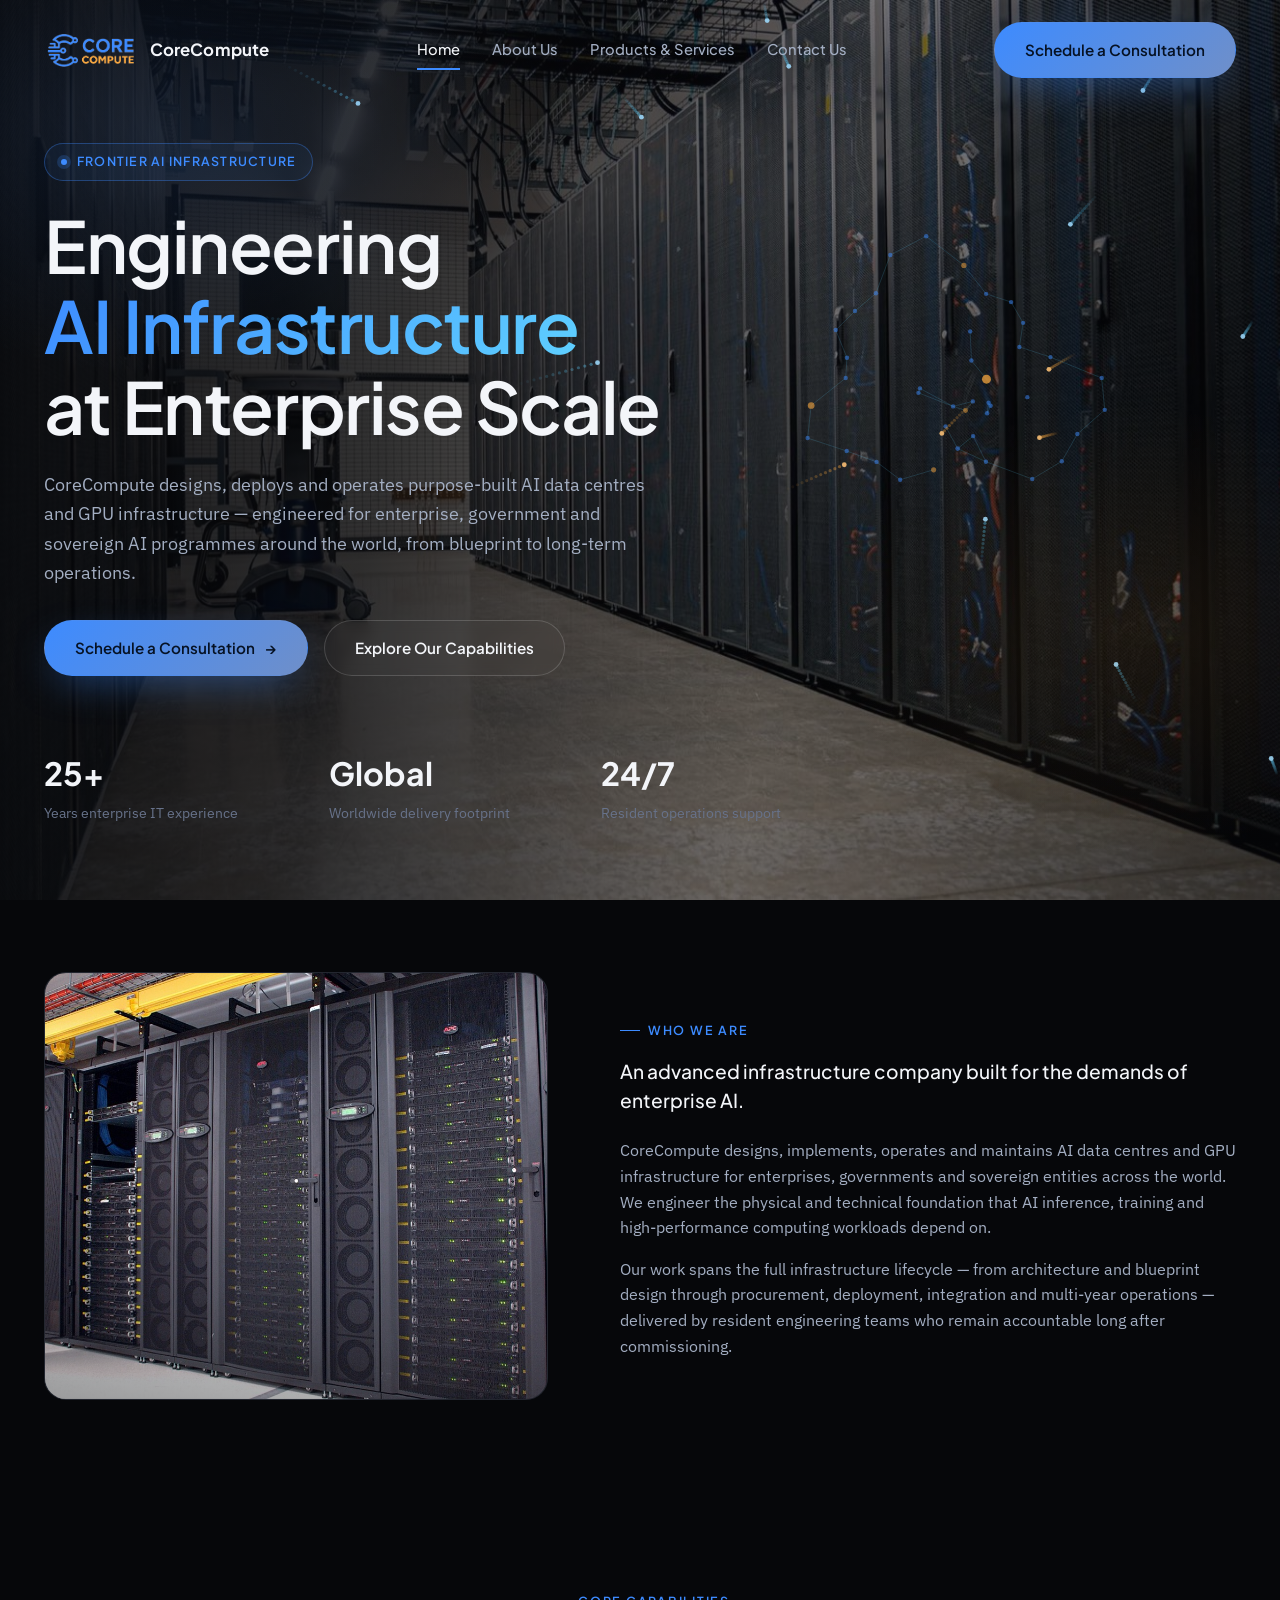
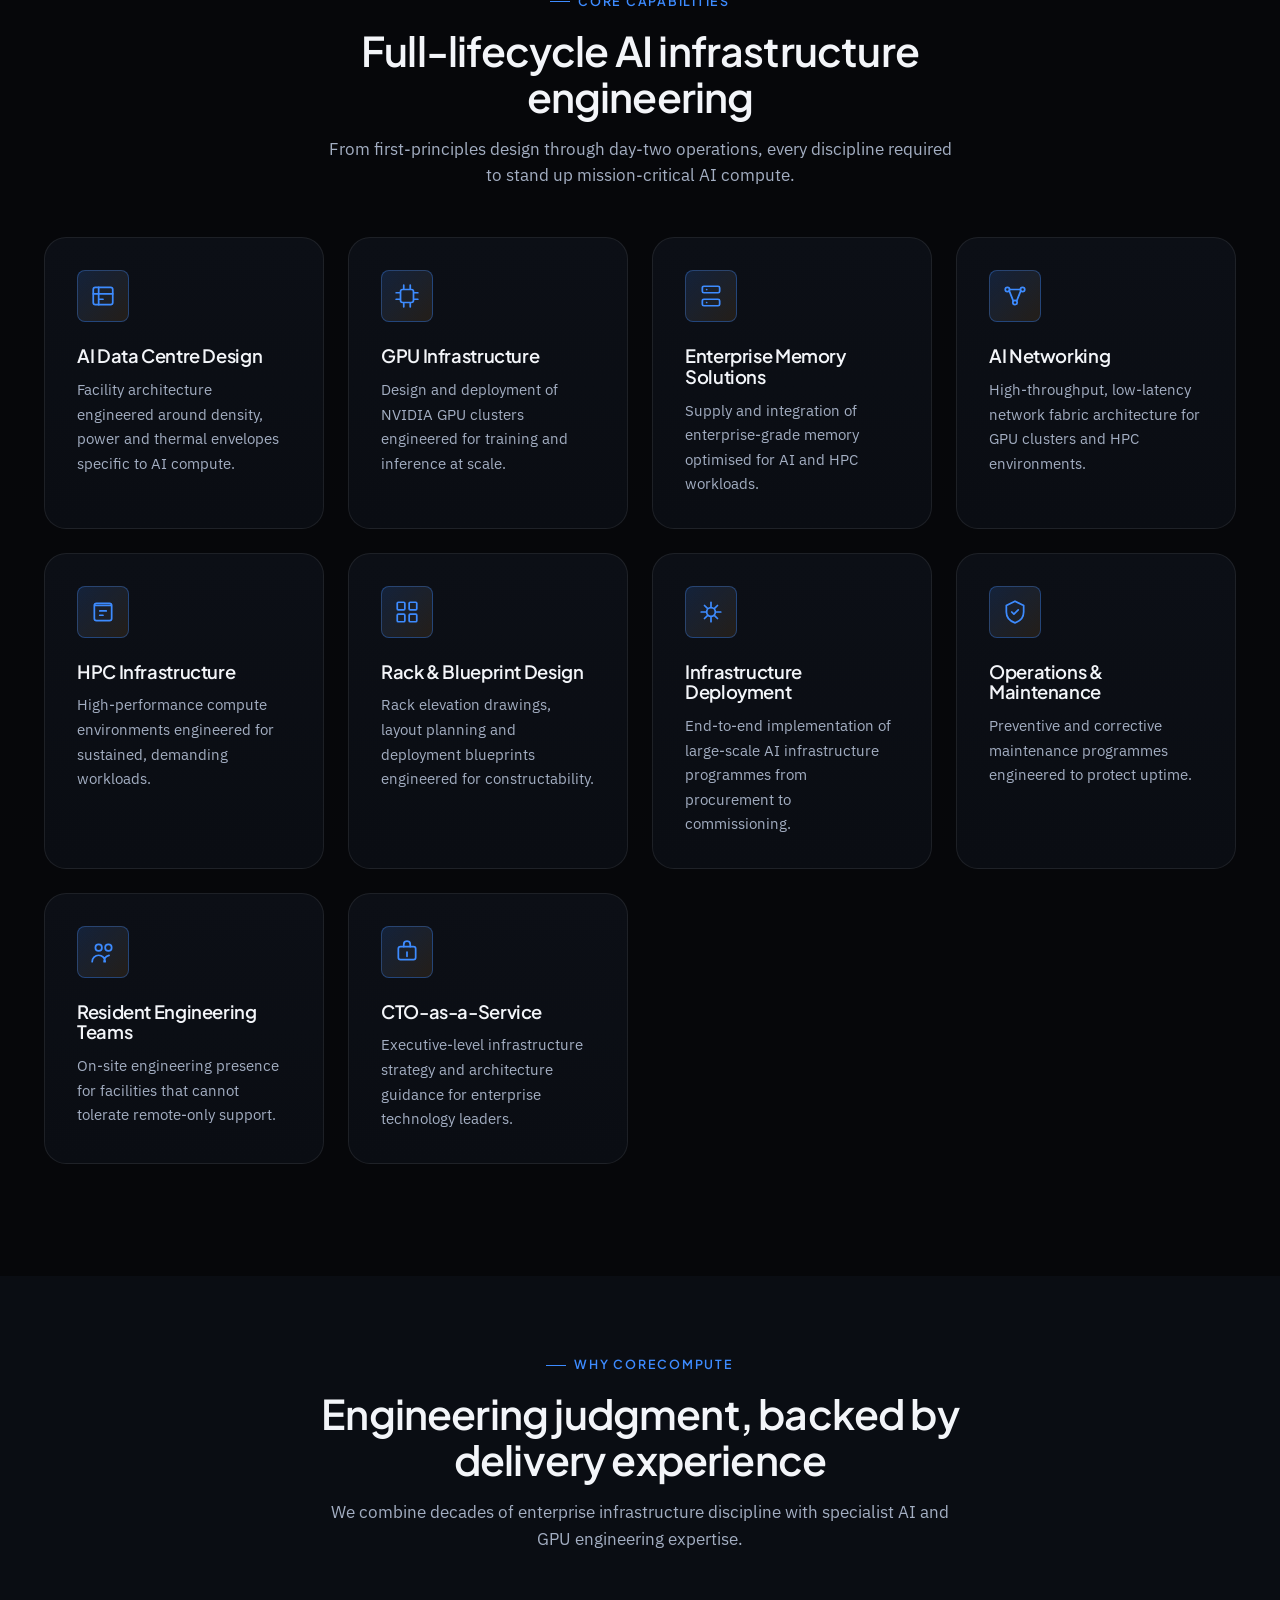
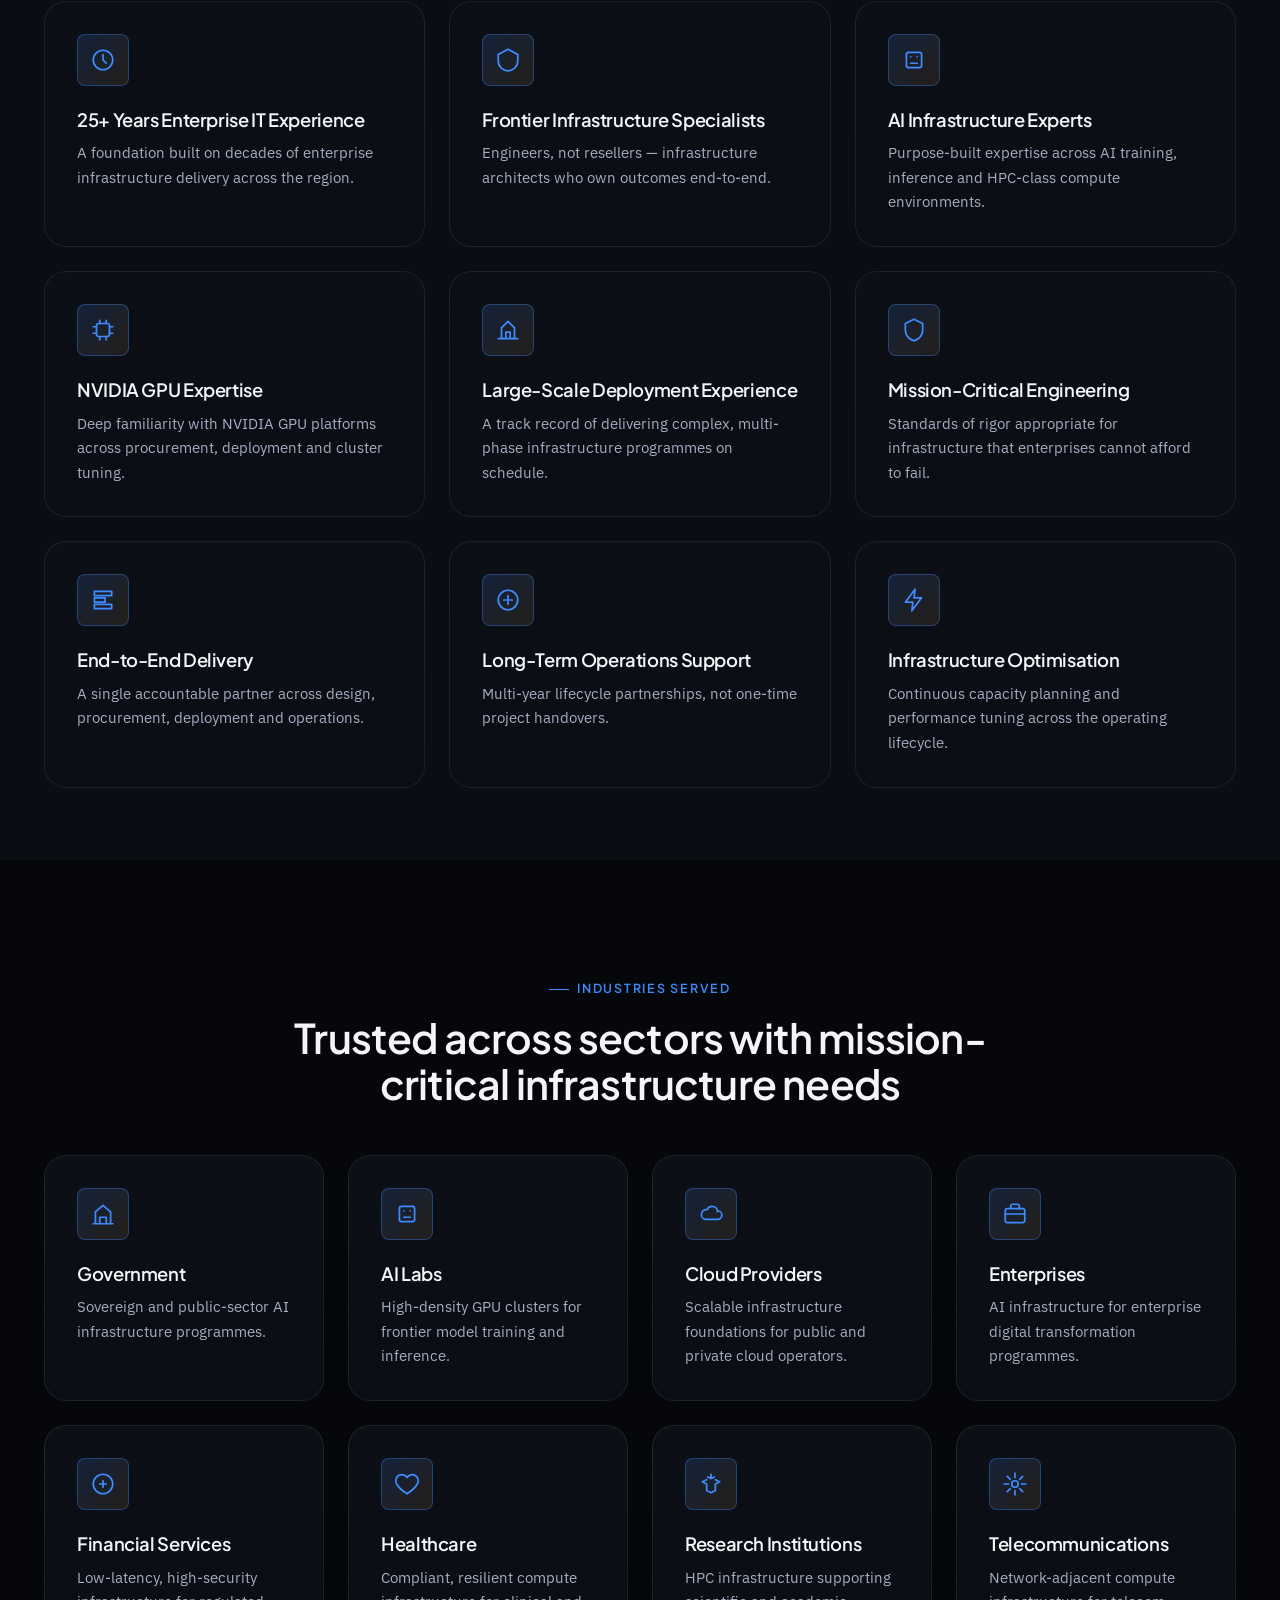
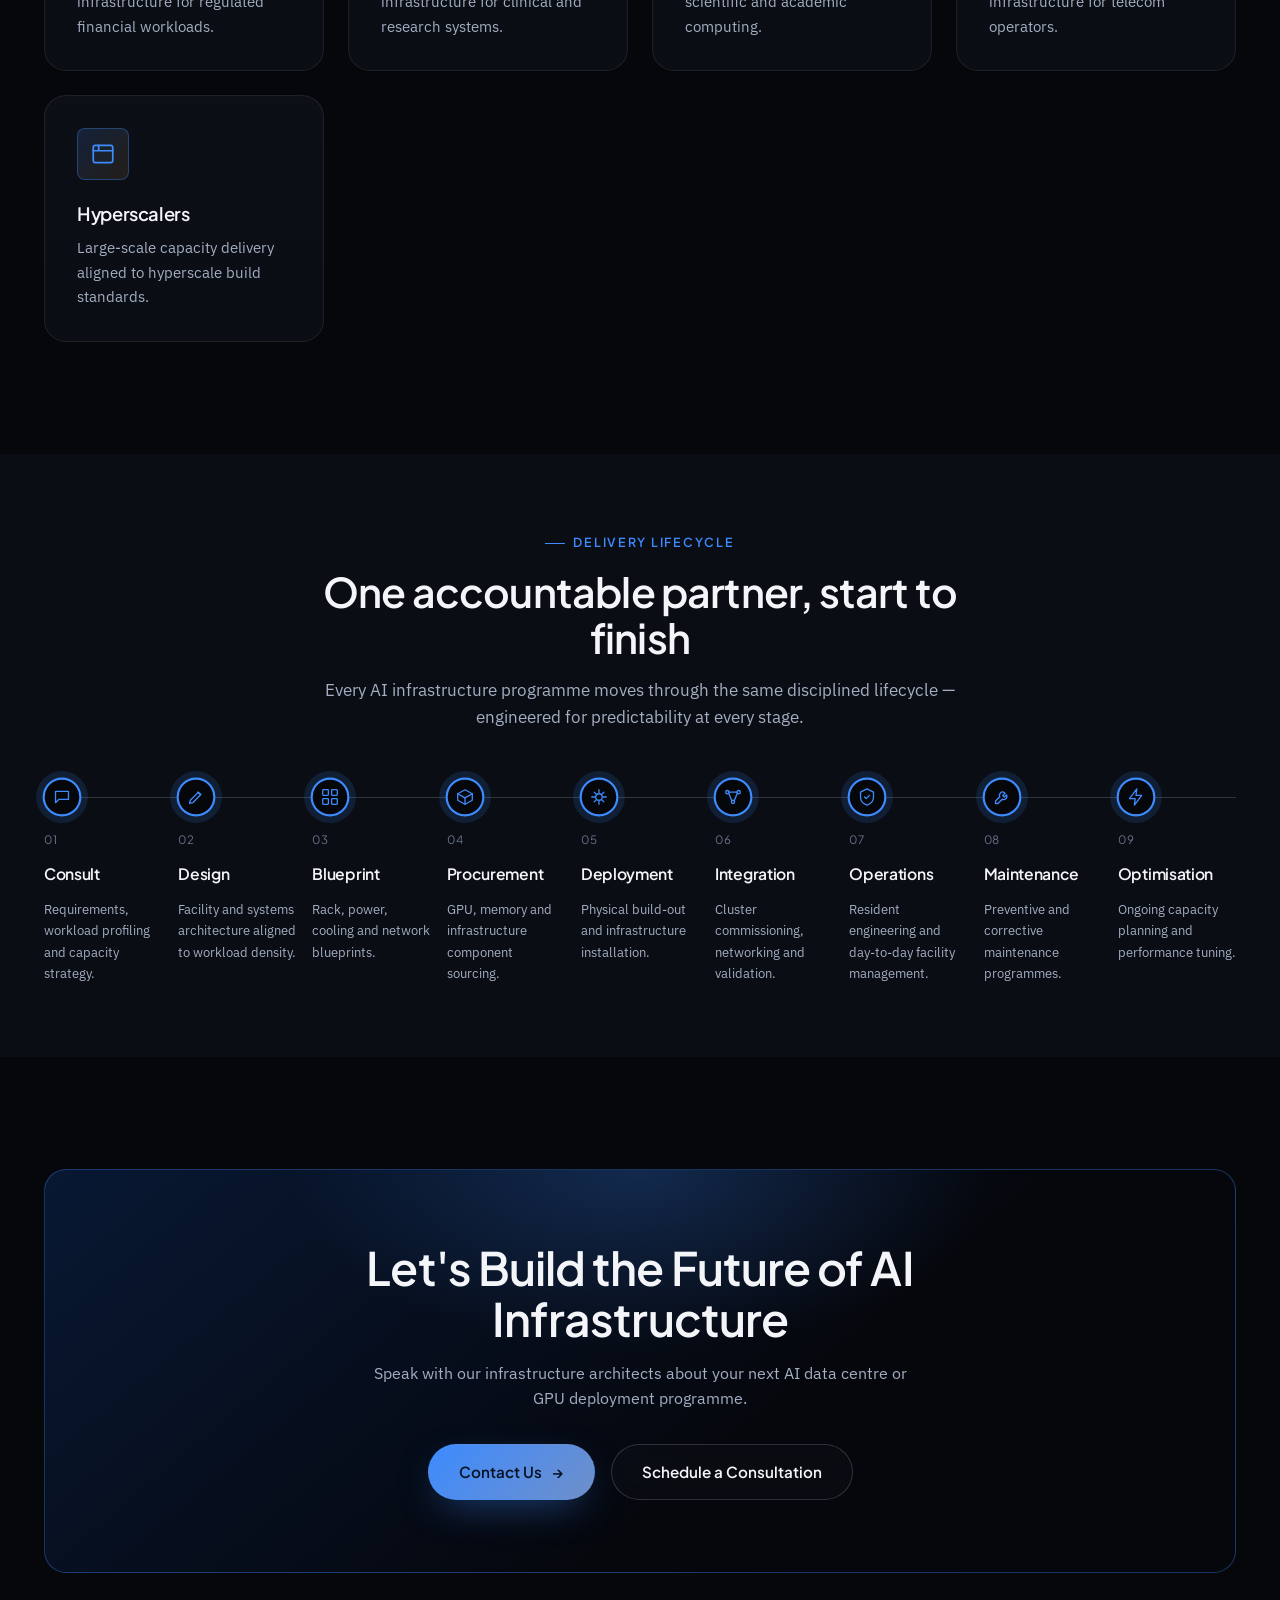
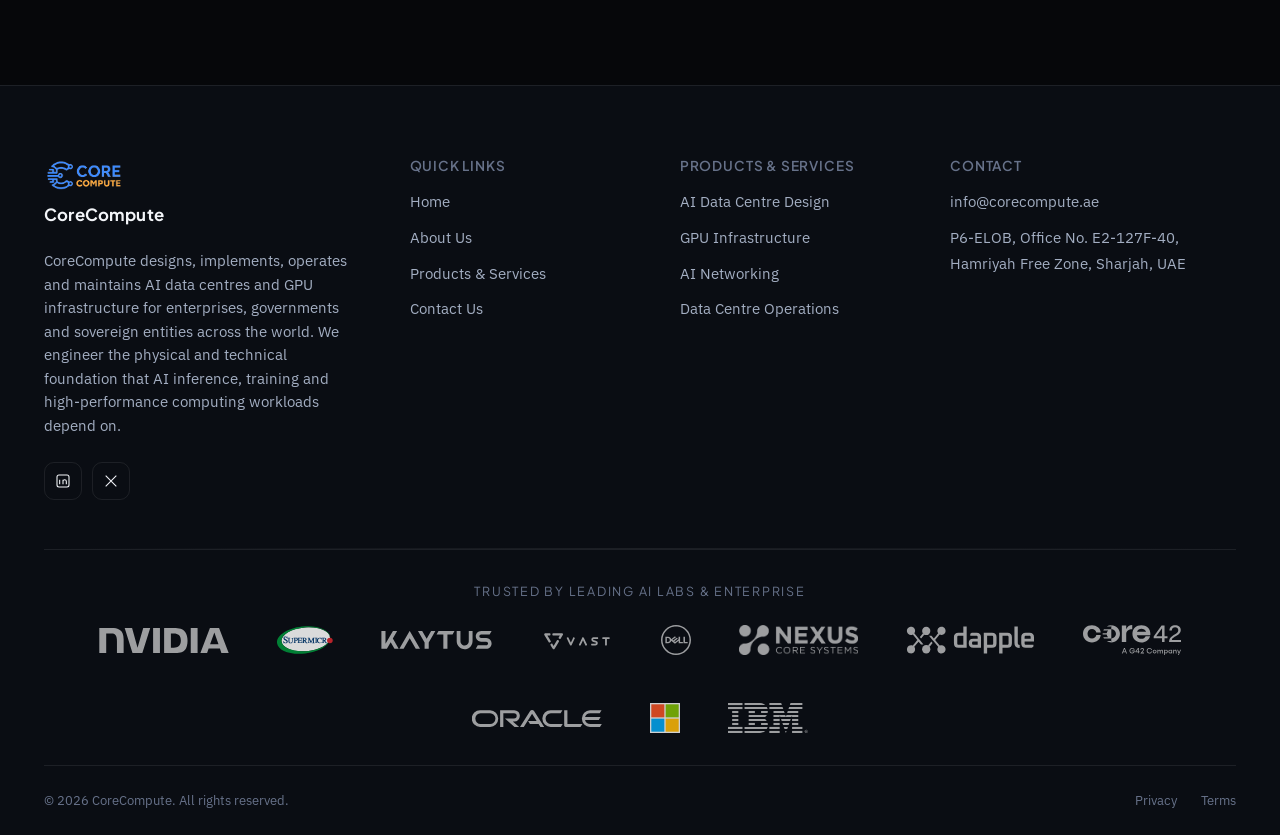
<file: index.html>
<!DOCTYPE html>
<html lang="en">
<head>
  <meta charset="UTF-8" />
  <meta name="viewport" content="width=device-width, initial-scale=1.0" />
  <title>CoreCompute | Enterprise AI Data Centre &amp; GPU Infrastructure</title>
  <meta name="description" content="CoreCompute designs, deploys and operates enterprise-scale AI data centres and GPU infrastructure — from blueprint and procurement to lifecycle operations, for governments, hyperscalers and enterprise AI programmes around the world." />
  <link rel="icon" type="image/png" href="assets/images/favicon.png" />
  <link rel="canonical" href="https://www.corecompute.example/" />

  <meta property="og:type" content="website" />
  <meta property="og:title" content="CoreCompute | Engineering AI Infrastructure at Scale" />
  <meta property="og:description" content="An advanced AI infrastructure company designing, deploying and operating enterprise AI data centres and GPU infrastructure worldwide." />
  <meta property="og:image" content="assets/images/og-image.png" />
  <meta property="og:image:width" content="1200" />
  <meta property="og:image:height" content="630" />
  <meta name="twitter:card" content="summary_large_image" />
  <meta name="twitter:image" content="assets/images/og-image.png" />

  <link rel="preconnect" href="https://fonts.googleapis.com" />
  <link rel="preconnect" href="https://fonts.gstatic.com" crossorigin />
  <link href="https://fonts.googleapis.com/css2?family=Plus+Jakarta+Sans:wght@500;600;700;800&family=IBM+Plex+Sans:wght@400;500;600&display=swap" rel="stylesheet" />
  <link rel="stylesheet" href="assets/css/style.css" />

  <script type="application/ld+json">
  {
    "@context": "https://schema.org",
    "@type": "Organization",
    "name": "CoreCompute",
    "url": "https://www.corecompute.example/",
    "logo": "assets/images/logo-icon.png",
    "description": "Advanced AI infrastructure company specializing in AI data centre design, GPU infrastructure and enterprise AI operations.",
    "address": {
      "@type": "PostalAddress",
      "streetAddress": "P6-ELOB, Office No. E2-127F-40, Hamriyah Free Zone",
      "addressLocality": "Sharjah",
      "addressCountry": "AE"
    },
    "email": "info@corecompute.ae"
  }
  </script>
</head>
<body>
  <a class="skip-link" href="#main">Skip to content</a>

  <header class="navbar">
    <div class="container">
      <a href="index.html" class="brand" aria-label="CoreCompute — home">
        <span class="brand-mark"><img src="assets/images/logo-mark.png" alt="CoreCompute" /></span>
        <span class="brand-name">CoreCompute</span>
      </a>

      <nav class="nav-links" id="nav-links">
        <a href="index.html" class="is-active">Home</a>
        <a href="about.html">About Us</a>
        <a href="services.html">Products &amp; Services</a>
        <a href="contact.html">Contact Us</a>
        <div class="nav-cta-mobile">
          <a href="contact.html" class="btn btn-primary">Schedule a Consultation</a>
        </div>
      </nav>

      <div class="nav-cta">
        <a href="contact.html" class="btn btn-primary">Schedule a Consultation</a>
      </div>

      <button class="nav-toggle" id="nav-toggle" aria-label="Toggle navigation menu" aria-expanded="false" aria-controls="nav-links">
        <svg viewBox="0 0 24 24" fill="none" stroke="currentColor" stroke-width="1.8" stroke-linecap="round"><path d="M3 6h18M3 12h18M3 18h18"/></svg>
      </button>
    </div>
  </header>

  <main id="main">

    <!-- ============================= HERO ============================= -->
    <section class="hero">
      <canvas class="hero-canvas" data-brain-flow aria-hidden="true"></canvas>
      <div class="hero-glow" aria-hidden="true"></div>
      <div class="container">
        <div class="hero-inner">
          <span class="hero-kicker"><span class="dot"></span> Frontier AI Infrastructure</span>
          <h1>
            Engineering <span class="rotator" data-rotator='["AI Infrastructure", "AI Data Centres", "GPU Clusters", "AI Inference"]'>AI Infrastructure</span><br />
            at Enterprise Scale
          </h1>
          <p class="hero-sub">
            CoreCompute designs, deploys and operates purpose-built AI data centres and GPU infrastructure — engineered for enterprise, government and sovereign AI programmes around the world, from blueprint to long-term operations.
          </p>
          <div class="hero-actions">
            <a href="contact.html" class="btn btn-primary">Schedule a Consultation <span class="btn-arrow">&rarr;</span></a>
            <a href="services.html" class="btn btn-secondary">Explore Our Capabilities</a>
          </div>
          <div class="hero-meta">
            <div class="hero-meta-item">
              <div class="num">25+</div>
              <div class="label">Years enterprise IT experience</div>
            </div>
            <div class="hero-meta-item">
              <div class="num">Global</div>
              <div class="label">Worldwide delivery footprint</div>
            </div>
            <div class="hero-meta-item">
              <div class="num">24/7</div>
              <div class="label">Resident operations support</div>
            </div>
          </div>
        </div>
      </div>
    </section>

    <!-- ========================= COMPANY OVERVIEW ========================= -->
    <section class="section section-tight">
      <div class="container">
        <div class="overview">
          <div class="overview-visual" data-reveal>
            <img src="assets/images/photo-gpu-cluster.jpg" alt="High-density GPU compute cluster with integrated rack cooling infrastructure" loading="lazy" />
          </div>
          <div class="overview-copy" data-reveal>
            <span class="eyebrow">Who We Are</span>
            <p class="lede">An advanced infrastructure company built for the demands of enterprise AI.</p>
            <p>CoreCompute designs, implements, operates and maintains AI data centres and GPU infrastructure for enterprises, governments and sovereign entities across the world. We engineer the physical and technical foundation that AI inference, training and high-performance computing workloads depend on.</p>
            <p>Our work spans the full infrastructure lifecycle — from architecture and blueprint design through procurement, deployment, integration and multi-year operations — delivered by resident engineering teams who remain accountable long after commissioning.</p>
          </div>
        </div>
      </div>
    </section>

    <!-- ========================= CORE CAPABILITIES ========================= -->
    <section class="section" id="capabilities">
      <div class="container">
        <div class="section-header center" data-reveal>
          <span class="eyebrow">Core Capabilities</span>
          <h2>Full-lifecycle AI infrastructure engineering</h2>
          <p>From first-principles design through day-two operations, every discipline required to stand up mission-critical AI compute.</p>
        </div>

        <div class="grid grid-4" data-reveal-group>

          <div class="card">
            <div class="card-icon">
              <svg viewBox="0 0 24 24" fill="none" stroke="currentColor" stroke-width="1.6" stroke-linecap="round" stroke-linejoin="round"><rect x="3" y="4" width="18" height="16" rx="2"/><path d="M3 10h18M8 4v16M8 15h4"/></svg>
            </div>
            <h3>AI Data Centre Design</h3>
            <p>Facility architecture engineered around density, power and thermal envelopes specific to AI compute.</p>
          </div>

          <div class="card">
            <div class="card-icon">
              <svg viewBox="0 0 24 24" fill="none" stroke="currentColor" stroke-width="1.6" stroke-linecap="round" stroke-linejoin="round"><rect x="6" y="6" width="12" height="12" rx="2"/><path d="M9 2v3M15 2v3M9 19v3M15 19v3M2 9h3M2 15h3M19 9h3M19 15h3"/></svg>
            </div>
            <h3>GPU Infrastructure</h3>
            <p>Design and deployment of NVIDIA GPU clusters engineered for training and inference at scale.</p>
          </div>

          <div class="card">
            <div class="card-icon">
              <svg viewBox="0 0 24 24" fill="none" stroke="currentColor" stroke-width="1.6" stroke-linecap="round" stroke-linejoin="round"><rect x="4" y="3" width="16" height="6" rx="1.5"/><rect x="4" y="15" width="16" height="6" rx="1.5"/><circle cx="8" cy="6" r="0.8" fill="currentColor" stroke="none"/><circle cx="8" cy="18" r="0.8" fill="currentColor" stroke="none"/></svg>
            </div>
            <h3>Enterprise Memory Solutions</h3>
            <p>Supply and integration of enterprise-grade memory optimised for AI and HPC workloads.</p>
          </div>

          <div class="card">
            <div class="card-icon">
              <svg viewBox="0 0 24 24" fill="none" stroke="currentColor" stroke-width="1.6" stroke-linecap="round" stroke-linejoin="round"><circle cx="5" cy="6" r="2"/><circle cx="19" cy="6" r="2"/><circle cx="12" cy="18" r="2"/><path d="M6.7 7.3 10.5 16.7M17.3 7.3 13.5 16.7M7 6h10"/></svg>
            </div>
            <h3>AI Networking</h3>
            <p>High-throughput, low-latency network fabric architecture for GPU clusters and HPC environments.</p>
          </div>

          <div class="card">
            <div class="card-icon">
              <svg viewBox="0 0 24 24" fill="none" stroke="currentColor" stroke-width="1.6" stroke-linecap="round" stroke-linejoin="round"><path d="M4 6h16M4 6a2 2 0 0 1 2-2h12a2 2 0 0 1 2 2M4 6v12a2 2 0 0 0 2 2h12a2 2 0 0 0 2-2V6M9 11h6M9 15h3"/></svg>
            </div>
            <h3>HPC Infrastructure</h3>
            <p>High-performance compute environments engineered for sustained, demanding workloads.</p>
          </div>

          <div class="card">
            <div class="card-icon">
              <svg viewBox="0 0 24 24" fill="none" stroke="currentColor" stroke-width="1.6" stroke-linecap="round" stroke-linejoin="round"><rect x="3" y="3" width="7" height="7" rx="1"/><rect x="14" y="3" width="7" height="7" rx="1"/><rect x="3" y="14" width="7" height="7" rx="1"/><rect x="14" y="14" width="7" height="7" rx="1"/></svg>
            </div>
            <h3>Rack &amp; Blueprint Design</h3>
            <p>Rack elevation drawings, layout planning and deployment blueprints engineered for constructability.</p>
          </div>

          <div class="card">
            <div class="card-icon">
              <svg viewBox="0 0 24 24" fill="none" stroke="currentColor" stroke-width="1.6" stroke-linecap="round" stroke-linejoin="round"><path d="M12 3v4M12 17v4M3 12h4M17 12h4M6 6l2.5 2.5M15.5 15.5 18 18M18 6l-2.5 2.5M8.5 15.5 6 18"/><circle cx="12" cy="12" r="4"/></svg>
            </div>
            <h3>Infrastructure Deployment</h3>
            <p>End-to-end implementation of large-scale AI infrastructure programmes from procurement to commissioning.</p>
          </div>

          <div class="card">
            <div class="card-icon">
              <svg viewBox="0 0 24 24" fill="none" stroke="currentColor" stroke-width="1.6" stroke-linecap="round" stroke-linejoin="round"><path d="M12 2 4 6v6c0 5 3.5 8.5 8 10 4.5-1.5 8-5 8-10V6l-8-4Z"/><path d="m9 12 2 2 4-4"/></svg>
            </div>
            <h3>Operations &amp; Maintenance</h3>
            <p>Preventive and corrective maintenance programmes engineered to protect uptime.</p>
          </div>

          <div class="card">
            <div class="card-icon">
              <svg viewBox="0 0 24 24" fill="none" stroke="currentColor" stroke-width="1.6" stroke-linecap="round" stroke-linejoin="round"><circle cx="8" cy="8" r="3"/><circle cx="17" cy="8" r="3"/><path d="M2 21c0-3.3 2.7-6 6-6s6 2.7 6 6M13 21c0-2.8 2-5.2 4.6-5.8"/></svg>
            </div>
            <h3>Resident Engineering Teams</h3>
            <p>On-site engineering presence for facilities that cannot tolerate remote-only support.</p>
          </div>

          <div class="card">
            <div class="card-icon">
              <svg viewBox="0 0 24 24" fill="none" stroke="currentColor" stroke-width="1.6" stroke-linecap="round" stroke-linejoin="round"><rect x="4" y="7" width="16" height="12" rx="2"/><path d="M9 7V5a3 3 0 0 1 6 0v2M12 12v4"/></svg>
            </div>
            <h3>CTO-as-a-Service</h3>
            <p>Executive-level infrastructure strategy and architecture guidance for enterprise technology leaders.</p>
          </div>

        </div>
      </div>
    </section>

    <!-- ========================= WHY CORECOMPUTE ========================= -->
    <section class="section section-tight" style="background: var(--bg-raised);">
      <div class="container">
        <div class="section-header center" data-reveal>
          <span class="eyebrow">Why CoreCompute</span>
          <h2>Engineering judgment, backed by delivery experience</h2>
          <p>We combine decades of enterprise infrastructure discipline with specialist AI and GPU engineering expertise.</p>
        </div>

        <div class="grid grid-3" data-reveal-group>
          <div class="card">
            <div class="card-icon"><svg viewBox="0 0 24 24" fill="none" stroke="currentColor" stroke-width="1.6" stroke-linecap="round" stroke-linejoin="round"><circle cx="12" cy="12" r="9"/><path d="M12 7v5l3 3"/></svg></div>
            <h3>25+ Years Enterprise IT Experience</h3>
            <p>A foundation built on decades of enterprise infrastructure delivery across the region.</p>
          </div>
          <div class="card">
            <div class="card-icon"><svg viewBox="0 0 24 24" fill="none" stroke="currentColor" stroke-width="1.6" stroke-linecap="round" stroke-linejoin="round"><path d="M12 2 3 7v6c0 5 4 8.5 9 9 5-.5 9-4 9-9V7l-9-5Z"/></svg></div>
            <h3>Frontier Infrastructure Specialists</h3>
            <p>Engineers, not resellers — infrastructure architects who own outcomes end-to-end.</p>
          </div>
          <div class="card">
            <div class="card-icon"><svg viewBox="0 0 24 24" fill="none" stroke="currentColor" stroke-width="1.6" stroke-linecap="round" stroke-linejoin="round"><rect x="5" y="5" width="14" height="14" rx="2"/><path d="M9 9h.01M15 9h.01M9 15h6"/></svg></div>
            <h3>AI Infrastructure Experts</h3>
            <p>Purpose-built expertise across AI training, inference and HPC-class compute environments.</p>
          </div>
          <div class="card">
            <div class="card-icon"><svg viewBox="0 0 24 24" fill="none" stroke="currentColor" stroke-width="1.6" stroke-linecap="round" stroke-linejoin="round"><rect x="6" y="6" width="12" height="12" rx="2"/><path d="M9 3v3M15 3v3M9 18v3M15 18v3M3 9h3M3 15h3M18 9h3M18 15h3"/></svg></div>
            <h3>NVIDIA GPU Expertise</h3>
            <p>Deep familiarity with NVIDIA GPU platforms across procurement, deployment and cluster tuning.</p>
          </div>
          <div class="card">
            <div class="card-icon"><svg viewBox="0 0 24 24" fill="none" stroke="currentColor" stroke-width="1.6" stroke-linecap="round" stroke-linejoin="round"><path d="M3 20h18M6 20V10l6-6 6 6v10M10 20v-6h4v6"/></svg></div>
            <h3>Large-Scale Deployment Experience</h3>
            <p>A track record of delivering complex, multi-phase infrastructure programmes on schedule.</p>
          </div>
          <div class="card">
            <div class="card-icon"><svg viewBox="0 0 24 24" fill="none" stroke="currentColor" stroke-width="1.6" stroke-linecap="round" stroke-linejoin="round"><path d="M12 2 4 6v6c0 5 3.5 8.5 8 10 4.5-1.5 8-5 8-10V6l-8-4Z"/></svg></div>
            <h3>Mission-Critical Engineering</h3>
            <p>Standards of rigor appropriate for infrastructure that enterprises cannot afford to fail.</p>
          </div>
          <div class="card">
            <div class="card-icon"><svg viewBox="0 0 24 24" fill="none" stroke="currentColor" stroke-width="1.6" stroke-linecap="round" stroke-linejoin="round"><path d="M4 4h16v4H4zM4 10h10v4H4zM4 16h16v4H4z"/></svg></div>
            <h3>End-to-End Delivery</h3>
            <p>A single accountable partner across design, procurement, deployment and operations.</p>
          </div>
          <div class="card">
            <div class="card-icon"><svg viewBox="0 0 24 24" fill="none" stroke="currentColor" stroke-width="1.6" stroke-linecap="round" stroke-linejoin="round"><circle cx="12" cy="12" r="9"/><path d="M8 12h8M12 8v8"/></svg></div>
            <h3>Long-Term Operations Support</h3>
            <p>Multi-year lifecycle partnerships, not one-time project handovers.</p>
          </div>
          <div class="card">
            <div class="card-icon"><svg viewBox="0 0 24 24" fill="none" stroke="currentColor" stroke-width="1.6" stroke-linecap="round" stroke-linejoin="round"><path d="M13 2 4 14h7l-1 8 9-12h-7l1-8Z"/></svg></div>
            <h3>Infrastructure Optimisation</h3>
            <p>Continuous capacity planning and performance tuning across the operating lifecycle.</p>
          </div>
        </div>
      </div>
    </section>

    <!-- ========================= INDUSTRIES SERVED ========================= -->
    <section class="section">
      <div class="container">
        <div class="section-header center" data-reveal>
          <span class="eyebrow">Industries Served</span>
          <h2>Trusted across sectors with mission-critical infrastructure needs</h2>
        </div>

        <div class="grid grid-4" data-reveal-group>
          <div class="card">
            <div class="card-icon"><svg viewBox="0 0 24 24" fill="none" stroke="currentColor" stroke-width="1.6" stroke-linecap="round" stroke-linejoin="round"><path d="M3 21h18M5 21V10l7-6 7 6v11M9 21v-6h6v6"/></svg></div>
            <h3>Government</h3>
            <p>Sovereign and public-sector AI infrastructure programmes.</p>
          </div>
          <div class="card">
            <div class="card-icon"><svg viewBox="0 0 24 24" fill="none" stroke="currentColor" stroke-width="1.6" stroke-linecap="round" stroke-linejoin="round"><rect x="5" y="5" width="14" height="14" rx="2"/><path d="M9 9h.01M15 9h.01M9 15h6"/></svg></div>
            <h3>AI Labs</h3>
            <p>High-density GPU clusters for frontier model training and inference.</p>
          </div>
          <div class="card">
            <div class="card-icon"><svg viewBox="0 0 24 24" fill="none" stroke="currentColor" stroke-width="1.6" stroke-linecap="round" stroke-linejoin="round"><path d="M18 10a5 5 0 0 0-9.6-2A4.5 4.5 0 0 0 7 17h11a4 4 0 0 0 0-8 5 5 0 0 0 0 1Z"/></svg></div>
            <h3>Cloud Providers</h3>
            <p>Scalable infrastructure foundations for public and private cloud operators.</p>
          </div>
          <div class="card">
            <div class="card-icon"><svg viewBox="0 0 24 24" fill="none" stroke="currentColor" stroke-width="1.6" stroke-linecap="round" stroke-linejoin="round"><rect x="3" y="7" width="18" height="13" rx="2"/><path d="M8 7V5a2 2 0 0 1 2-2h4a2 2 0 0 1 2 2v2M3 12h18"/></svg></div>
            <h3>Enterprises</h3>
            <p>AI infrastructure for enterprise digital transformation programmes.</p>
          </div>
          <div class="card">
            <div class="card-icon"><svg viewBox="0 0 24 24" fill="none" stroke="currentColor" stroke-width="1.6" stroke-linecap="round" stroke-linejoin="round"><circle cx="12" cy="12" r="9"/><path d="M9 12h6M12 9v6"/></svg></div>
            <h3>Financial Services</h3>
            <p>Low-latency, high-security infrastructure for regulated financial workloads.</p>
          </div>
          <div class="card">
            <div class="card-icon"><svg viewBox="0 0 24 24" fill="none" stroke="currentColor" stroke-width="1.6" stroke-linecap="round" stroke-linejoin="round"><path d="M12 21s-7-4.35-9.5-9A5.5 5.5 0 0 1 12 6a5.5 5.5 0 0 1 9.5 6c-2.5 4.65-9.5 9-9.5 9Z"/></svg></div>
            <h3>Healthcare</h3>
            <p>Compliant, resilient compute infrastructure for clinical and research systems.</p>
          </div>
          <div class="card">
            <div class="card-icon"><svg viewBox="0 0 24 24" fill="none" stroke="currentColor" stroke-width="1.6" stroke-linecap="round" stroke-linejoin="round"><path d="M12 3v4M9 5.5 12 7l3-1.5M4 10l4 2M4 10l4-2M20 10l-4 2M20 10l-4-2M8 12v6l4 2 4-2v-6"/></svg></div>
            <h3>Research Institutions</h3>
            <p>HPC infrastructure supporting scientific and academic computing.</p>
          </div>
          <div class="card">
            <div class="card-icon"><svg viewBox="0 0 24 24" fill="none" stroke="currentColor" stroke-width="1.6" stroke-linecap="round" stroke-linejoin="round"><path d="M12 2v4M12 18v4M4.9 4.9l2.8 2.8M16.3 16.3l2.8 2.8M2 12h4M18 12h4M4.9 19.1l2.8-2.8M16.3 7.7l2.8-2.8"/><circle cx="12" cy="12" r="3"/></svg></div>
            <h3>Telecommunications</h3>
            <p>Network-adjacent compute infrastructure for telecom operators.</p>
          </div>
          <div class="card">
            <div class="card-icon"><svg viewBox="0 0 24 24" fill="none" stroke="currentColor" stroke-width="1.6" stroke-linecap="round" stroke-linejoin="round"><rect x="3" y="4" width="18" height="16" rx="2"/><path d="M3 9h18M8 4v5"/></svg></div>
            <h3>Hyperscalers</h3>
            <p>Large-scale capacity delivery aligned to hyperscale build standards.</p>
          </div>
        </div>
      </div>
    </section>

    <!-- ========================= DELIVERY PROCESS ========================= -->
    <section class="section section-tight" style="background: var(--bg-raised);">
      <div class="container">
        <div class="section-header center" data-reveal>
          <span class="eyebrow">Delivery Lifecycle</span>
          <h2>One accountable partner, start to finish</h2>
          <p>Every AI infrastructure programme moves through the same disciplined lifecycle — engineered for predictability at every stage.</p>
        </div>

        <div class="timeline">
          <div class="timeline-step"><span class="step-icon"><svg viewBox="0 0 24 24" fill="none" stroke="currentColor" stroke-width="1.6" stroke-linecap="round" stroke-linejoin="round"><path d="M4 5h16v10H8l-4 4V5Z"/></svg></span><span class="step-index">01</span><h4>Consult</h4><p>Requirements, workload profiling and capacity strategy.</p></div>
          <div class="timeline-step"><span class="step-icon"><svg viewBox="0 0 24 24" fill="none" stroke="currentColor" stroke-width="1.6" stroke-linecap="round" stroke-linejoin="round"><path d="m4 20 4-1 10-10-3-3L5 16l-1 4Z"/><path d="m14 6 3 3"/></svg></span><span class="step-index">02</span><h4>Design</h4><p>Facility and systems architecture aligned to workload density.</p></div>
          <div class="timeline-step"><span class="step-icon"><svg viewBox="0 0 24 24" fill="none" stroke="currentColor" stroke-width="1.6" stroke-linecap="round" stroke-linejoin="round"><rect x="3" y="3" width="7" height="7" rx="1"/><rect x="14" y="3" width="7" height="7" rx="1"/><rect x="3" y="14" width="7" height="7" rx="1"/><rect x="14" y="14" width="7" height="7" rx="1"/></svg></span><span class="step-index">03</span><h4>Blueprint</h4><p>Rack, power, cooling and network blueprints.</p></div>
          <div class="timeline-step"><span class="step-icon"><svg viewBox="0 0 24 24" fill="none" stroke="currentColor" stroke-width="1.6" stroke-linecap="round" stroke-linejoin="round"><path d="M21 8 12 3 3 8v8l9 5 9-5V8Z"/><path d="M3 8l9 5 9-5M12 13v8"/></svg></span><span class="step-index">04</span><h4>Procurement</h4><p>GPU, memory and infrastructure component sourcing.</p></div>
          <div class="timeline-step"><span class="step-icon"><svg viewBox="0 0 24 24" fill="none" stroke="currentColor" stroke-width="1.6" stroke-linecap="round" stroke-linejoin="round"><path d="M12 3v4M12 17v4M3 12h4M17 12h4M6 6l2.5 2.5M15.5 15.5 18 18M18 6l-2.5 2.5M8.5 15.5 6 18"/><circle cx="12" cy="12" r="4"/></svg></span><span class="step-index">05</span><h4>Deployment</h4><p>Physical build-out and infrastructure installation.</p></div>
          <div class="timeline-step"><span class="step-icon"><svg viewBox="0 0 24 24" fill="none" stroke="currentColor" stroke-width="1.6" stroke-linecap="round" stroke-linejoin="round"><circle cx="5" cy="6" r="2"/><circle cx="19" cy="6" r="2"/><circle cx="12" cy="18" r="2"/><path d="M6.7 7.3 10.5 16.7M17.3 7.3 13.5 16.7M7 6h10"/></svg></span><span class="step-index">06</span><h4>Integration</h4><p>Cluster commissioning, networking and validation.</p></div>
          <div class="timeline-step"><span class="step-icon"><svg viewBox="0 0 24 24" fill="none" stroke="currentColor" stroke-width="1.6" stroke-linecap="round" stroke-linejoin="round"><path d="M12 2 4 6v6c0 5 3.5 8.5 8 10 4.5-1.5 8-5 8-10V6l-8-4Z"/><path d="m9 12 2 2 4-4"/></svg></span><span class="step-index">07</span><h4>Operations</h4><p>Resident engineering and day-to-day facility management.</p></div>
          <div class="timeline-step"><span class="step-icon"><svg viewBox="0 0 24 24" fill="none" stroke="currentColor" stroke-width="1.6" stroke-linecap="round" stroke-linejoin="round"><path d="M14.7 6.3a4 4 0 0 0-5.4 5.4L4 17v3h3l5.3-5.3a4 4 0 0 0 5.4-5.4l-2.8 2.8-2-2 2.8-2.8Z"/></svg></span><span class="step-index">08</span><h4>Maintenance</h4><p>Preventive and corrective maintenance programmes.</p></div>
          <div class="timeline-step"><span class="step-icon"><svg viewBox="0 0 24 24" fill="none" stroke="currentColor" stroke-width="1.6" stroke-linecap="round" stroke-linejoin="round"><path d="M13 2 4 14h7l-1 8 9-12h-7l1-8Z"/></svg></span><span class="step-index">09</span><h4>Optimisation</h4><p>Ongoing capacity planning and performance tuning.</p></div>
        </div>
      </div>
    </section>

    <!-- ========================= FINAL CTA ========================= -->
    <section class="section">
      <div class="container">
        <div class="cta-band" data-reveal>
          <div class="cta-band-glow" aria-hidden="true"></div>
          <h2>Let's Build the Future of AI Infrastructure</h2>
          <p>Speak with our infrastructure architects about your next AI data centre or GPU deployment programme.</p>
          <div class="hero-actions">
            <a href="contact.html" class="btn btn-primary">Contact Us <span class="btn-arrow">&rarr;</span></a>
            <a href="contact.html" class="btn btn-secondary">Schedule a Consultation</a>
          </div>
        </div>
      </div>
    </section>

  </main>

  <footer class="footer">
    <div class="container">
      <div class="footer-grid">
        <div class="footer-brand">
          <span class="brand-mark"><img src="assets/images/logo-mark.png" alt="CoreCompute" /></span>
          <span class="brand-name">CoreCompute</span>
          <p>CoreCompute designs, implements, operates and maintains AI data centres and GPU infrastructure for enterprises, governments and sovereign entities across the world. We engineer the physical and technical foundation that AI inference, training and high-performance computing workloads depend on.</p>
          <div class="footer-social">
            <a href="#" aria-label="LinkedIn"><svg viewBox="0 0 24 24" fill="none" stroke="currentColor" stroke-width="1.6"><rect x="3" y="3" width="18" height="18" rx="3"/><path d="M7 10v7M7 7v.01M12 17v-4.5a2.5 2.5 0 0 1 5 0V17M12 10v7"/></svg></a>
            <a href="#" aria-label="X / Twitter"><svg viewBox="0 0 24 24" fill="none" stroke="currentColor" stroke-width="1.6"><path d="m4 4 16 16M20 4 4 20"/></svg></a>
          </div>
        </div>
        <div class="footer-col">
          <h5>Quick Links</h5>
          <ul>
            <li><a href="index.html">Home</a></li>
            <li><a href="about.html">About Us</a></li>
            <li><a href="services.html">Products &amp; Services</a></li>
            <li><a href="contact.html">Contact Us</a></li>
          </ul>
        </div>
        <div class="footer-col">
          <h5>Products &amp; Services</h5>
          <ul>
            <li><a href="services.html#data-centre-design">AI Data Centre Design</a></li>
            <li><a href="services.html#gpu-infrastructure">GPU Infrastructure</a></li>
            <li><a href="services.html#ai-networking">AI Networking</a></li>
            <li><a href="services.html#operations">Data Centre Operations</a></li>
          </ul>
        </div>
        <div class="footer-col">
          <h5>Contact</h5>
          <ul>
            <li><a href="mailto:info@corecompute.ae">info@corecompute.ae</a></li>
            <li><a href="contact.html">P6-ELOB, Office No. E2-127F-40,<br />Hamriyah Free Zone, Sharjah, UAE</a></li>
          </ul>
        </div>
      </div>

      <div class="divider"></div>

      <div class="trusted-strip">
        <div class="trusted-label">Trusted by Leading AI Labs &amp; Enterprise</div>
        <div class="logo-marquee">
          <span class="partner"><img src="assets/images/partners/nvidia.svg" alt="NVIDIA" loading="lazy" /></span>
          <span class="partner"><img src="assets/images/partners/supermicro.svg" alt="Supermicro" loading="lazy" /></span>
          <span class="partner"><img src="assets/images/partners/kaytus.svg" alt="Kaytus" loading="lazy" /></span>
          <span class="partner"><img src="assets/images/partners/vast-data.svg" alt="VAST Data" loading="lazy" /></span>
          <span class="partner"><img src="assets/images/partners/dell-technologies.svg" alt="Dell Technologies" loading="lazy" /></span>
          <span class="partner"><img src="assets/images/partners/nexus-core-systems.png" alt="Nexus Core Systems" loading="lazy" /></span>
          <span class="partner"><img src="assets/images/partners/dapple.svg" alt="Dapple" loading="lazy" /></span>
          <span class="partner"><img src="assets/images/partners/core42.svg" alt="Core42" loading="lazy" /></span>
          <span class="partner"><img src="assets/images/partners/oracle.svg" alt="Oracle" loading="lazy" /></span>
          <span class="partner"><img src="assets/images/partners/microsoft.svg" alt="Microsoft" loading="lazy" /></span>
          <span class="partner"><img src="assets/images/partners/ibm.svg" alt="IBM" loading="lazy" /></span>
        </div>
      </div>

      <div class="footer-bottom">
        <span>&copy; <span data-year></span> CoreCompute. All rights reserved.</span>
        <div class="footer-bottom-links">
          <a href="contact.html">Privacy</a>
          <a href="contact.html">Terms</a>
        </div>
      </div>
    </div>
  </footer>

  <script src="assets/js/main.js"></script>
</body>
</html>
</file>
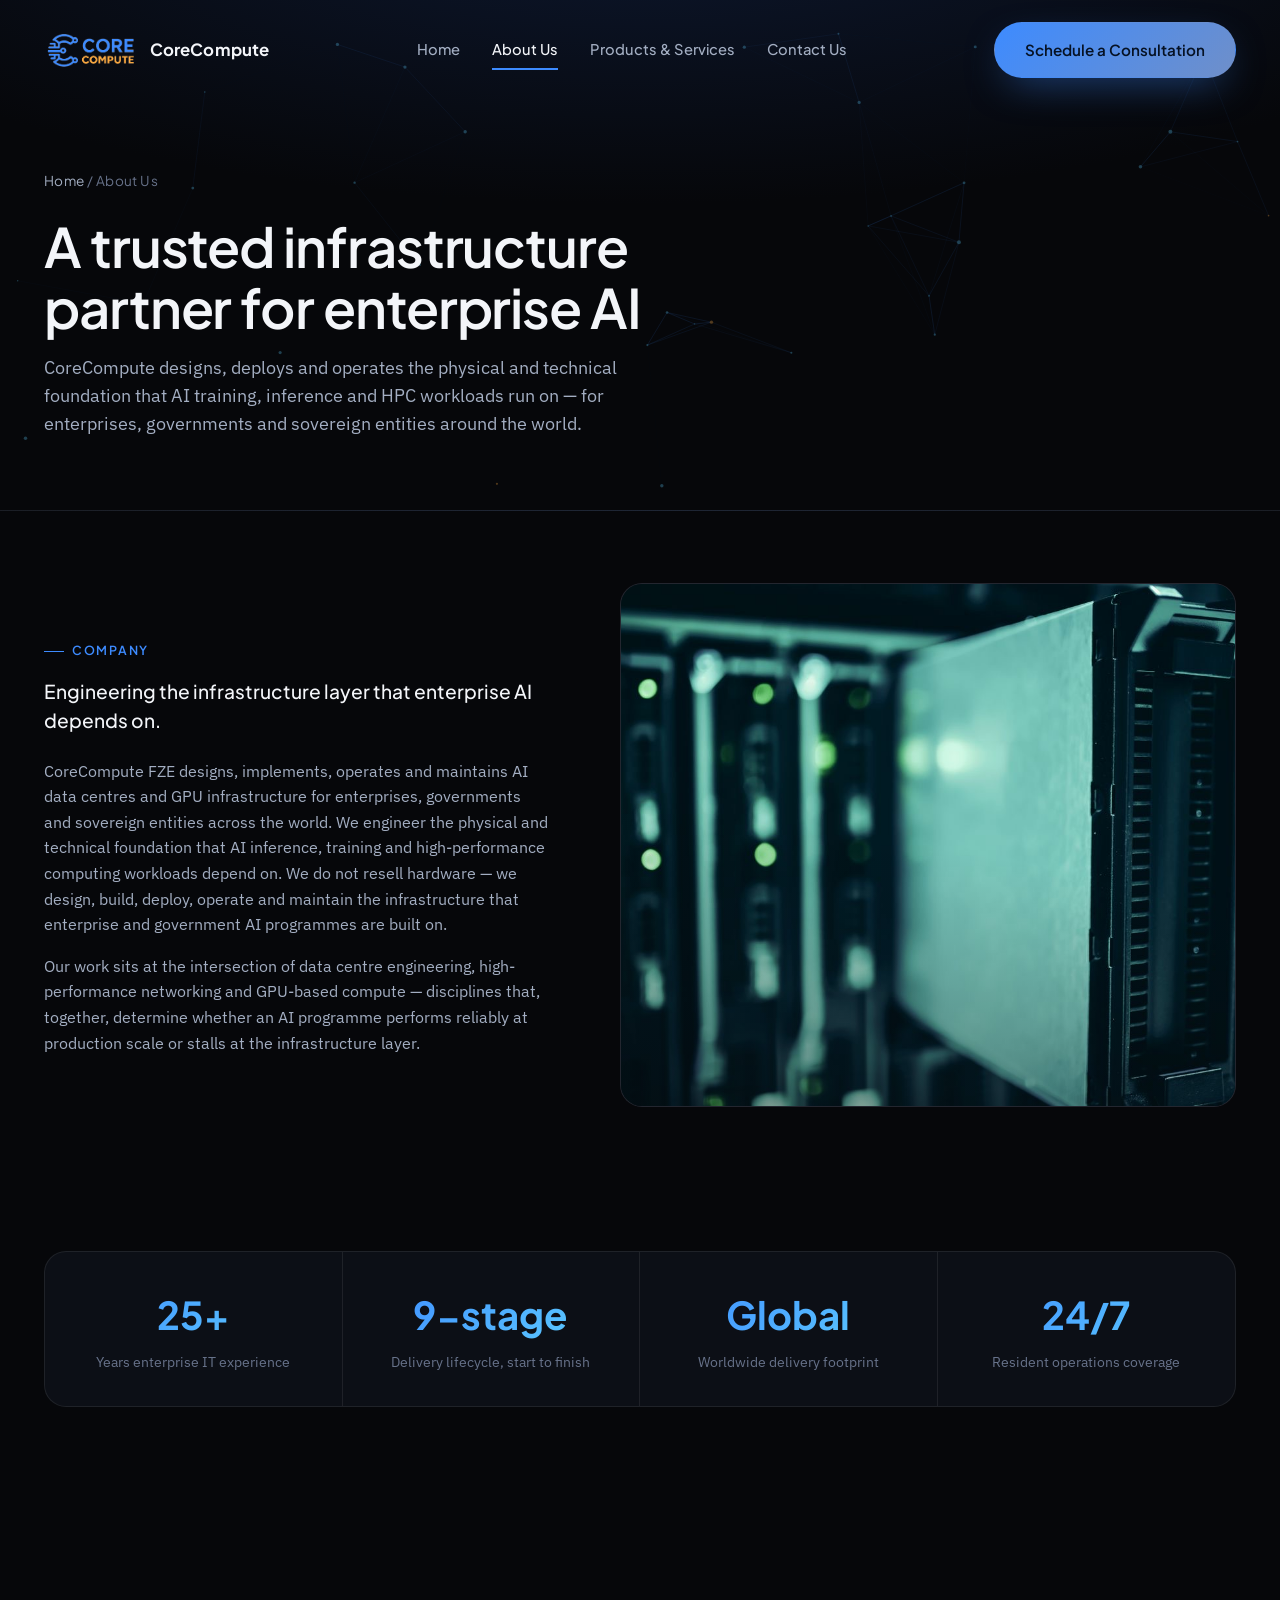
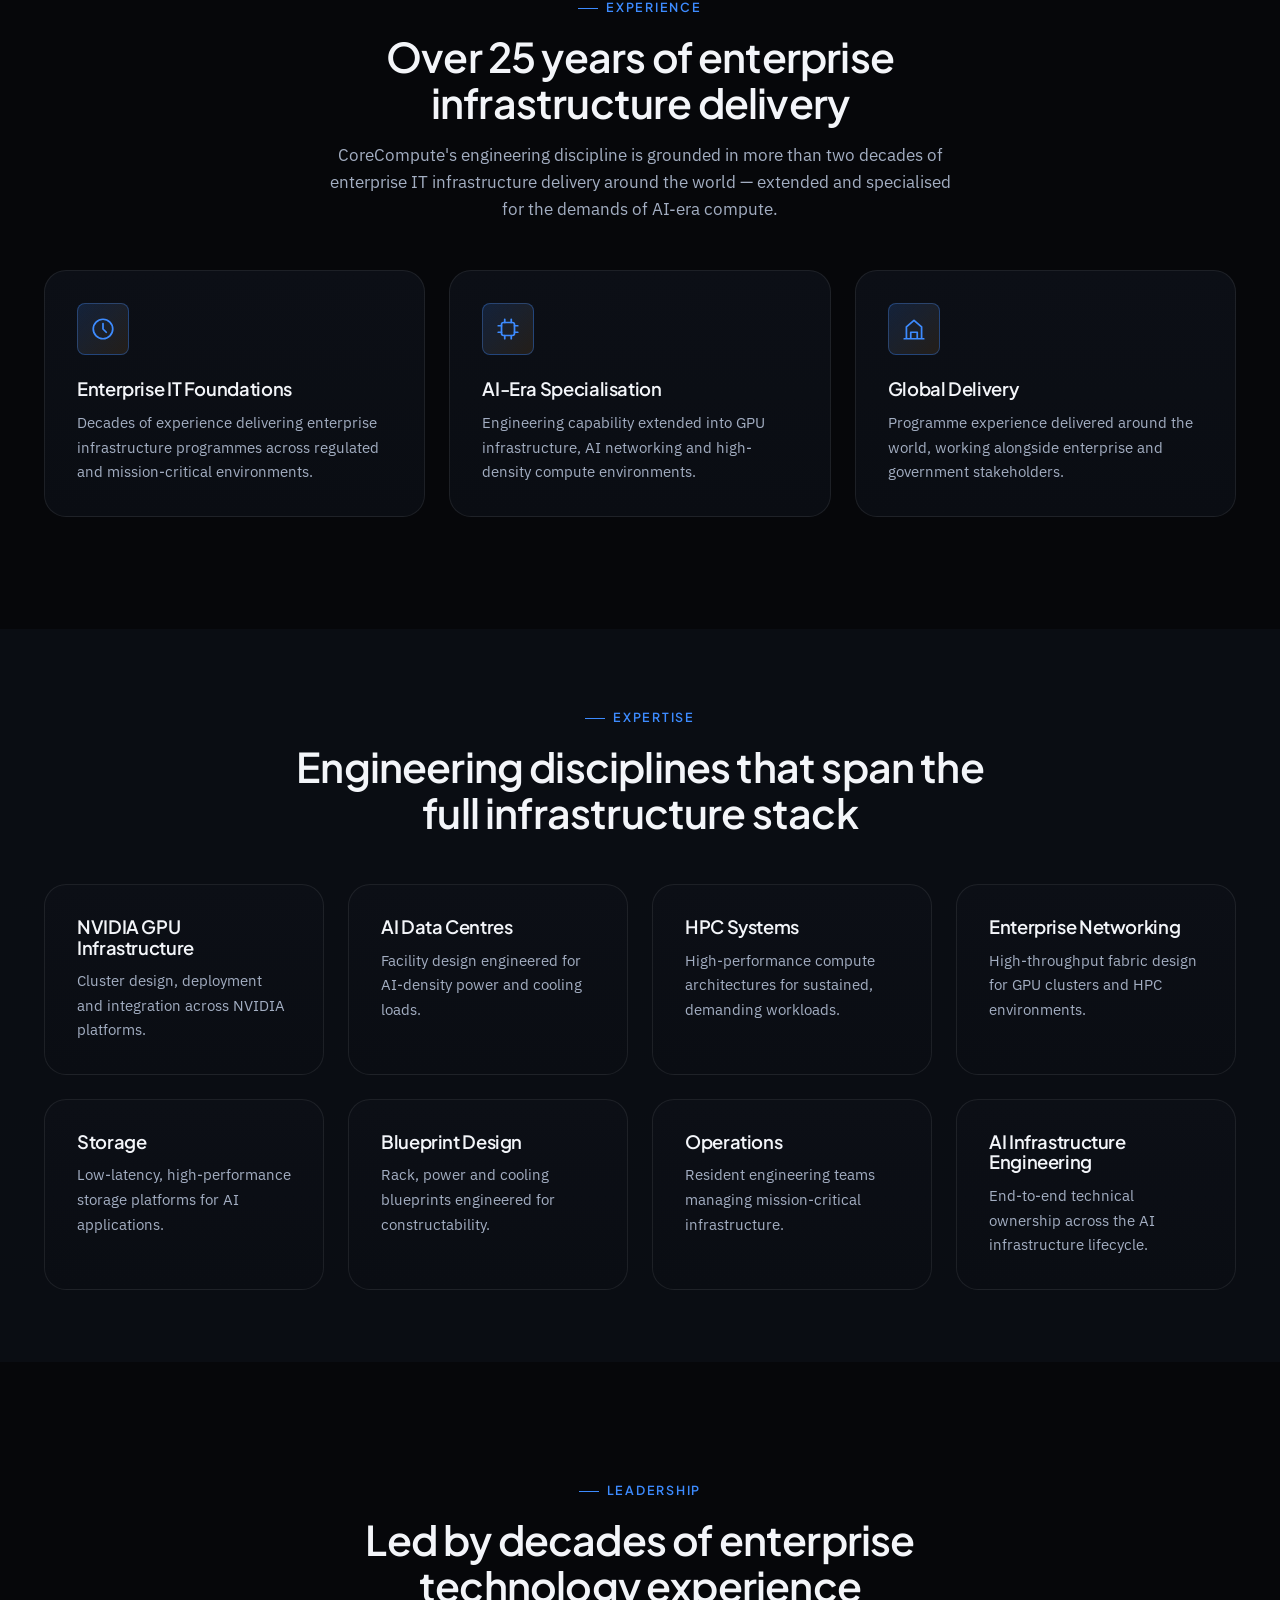
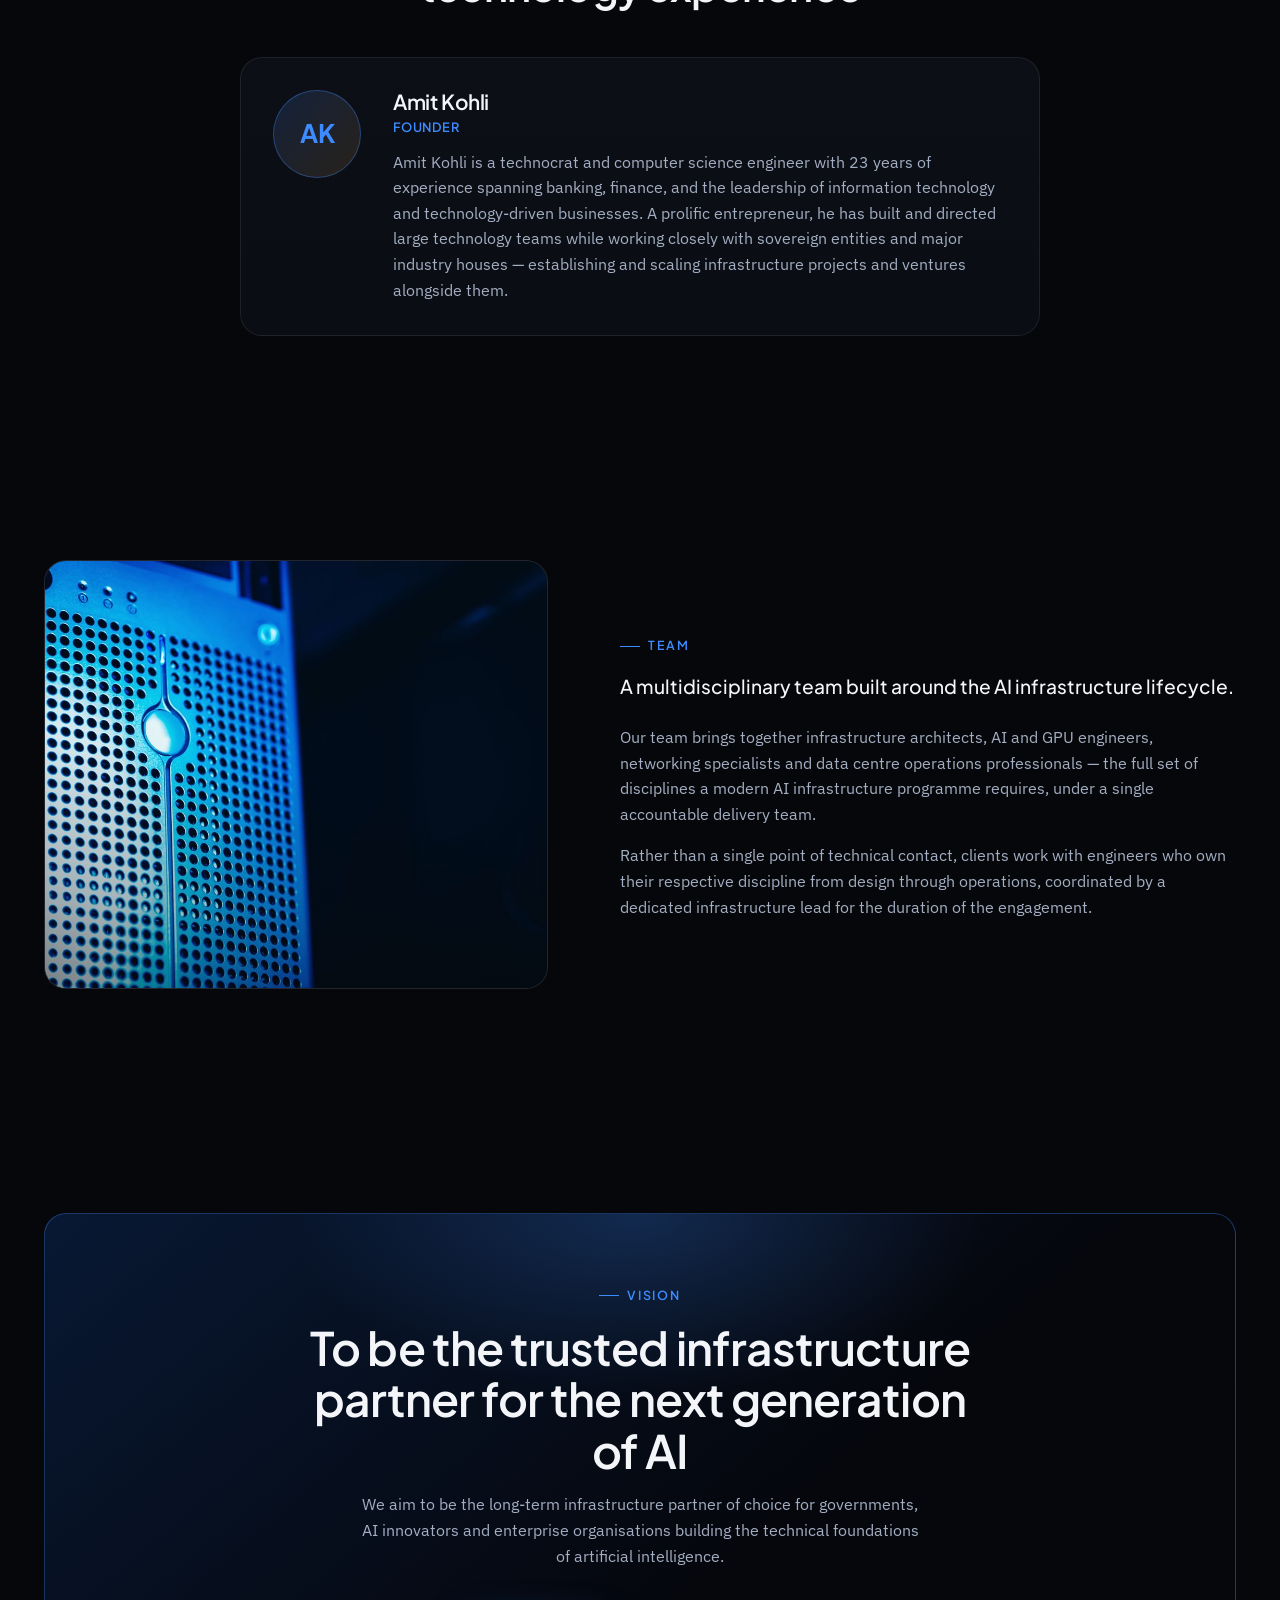
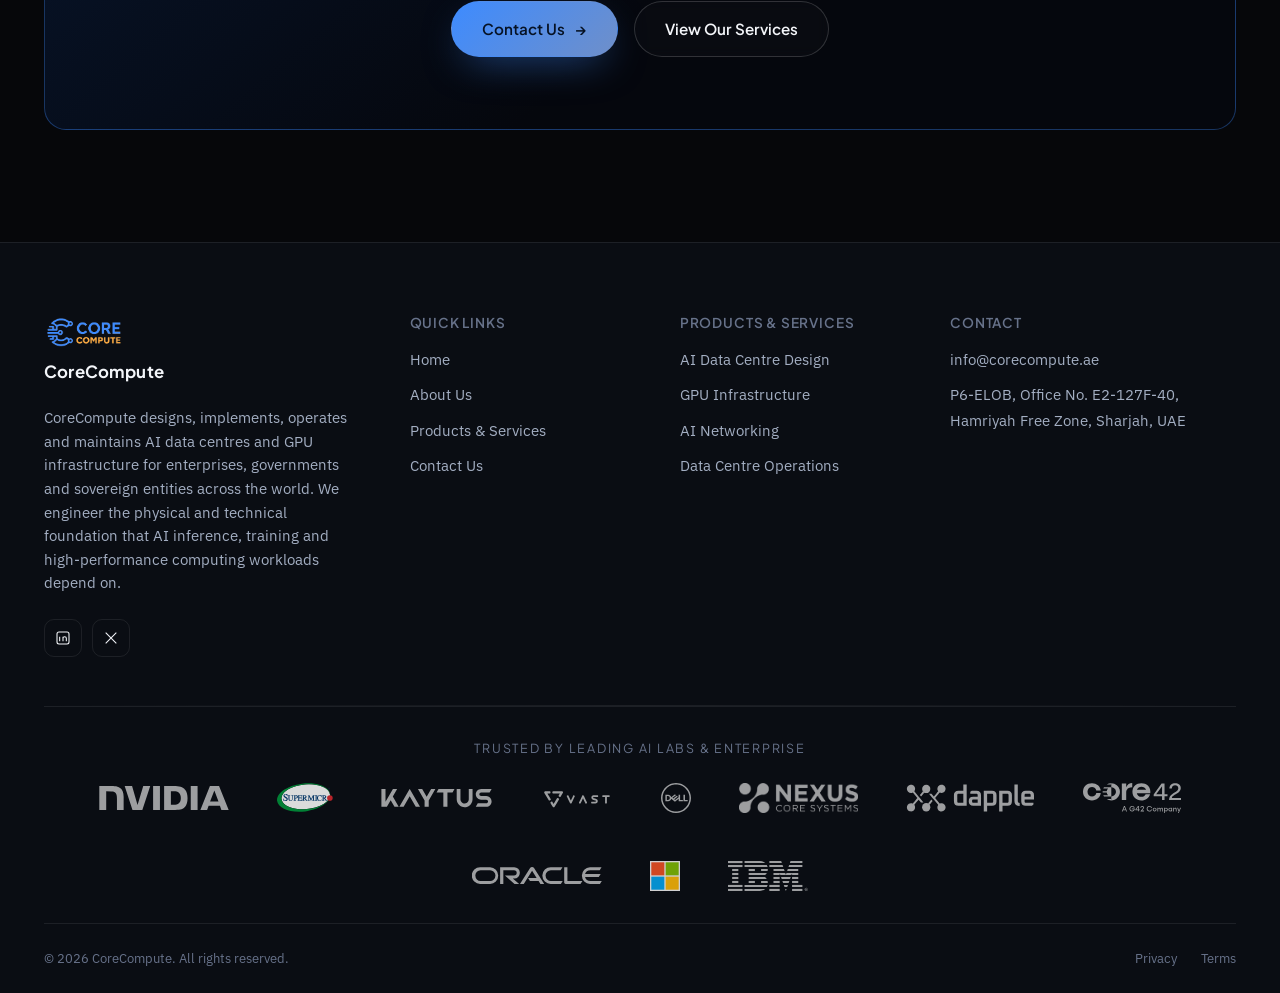
<file: about.html>
<!DOCTYPE html>
<html lang="en">
<head>
  <meta charset="UTF-8" />
  <meta name="viewport" content="width=device-width, initial-scale=1.0" />
  <title>About Us | CoreCompute</title>
  <meta name="description" content="CoreCompute is an advanced AI infrastructure company delivering enterprise AI data centres and GPU infrastructure worldwide, backed by over 25 years of enterprise IT experience." />
  <link rel="icon" type="image/png" href="assets/images/favicon.png" />

  <meta property="og:type" content="website" />
  <meta property="og:title" content="About Us | CoreCompute" />
  <meta property="og:description" content="CoreCompute is an advanced AI infrastructure company delivering enterprise AI data centres and GPU infrastructure worldwide, backed by over 25 years of enterprise IT experience." />
  <meta property="og:image" content="assets/images/og-image.png" />
  <meta property="og:image:width" content="1200" />
  <meta property="og:image:height" content="630" />
  <meta name="twitter:card" content="summary_large_image" />
  <meta name="twitter:image" content="assets/images/og-image.png" />

  <link rel="preconnect" href="https://fonts.googleapis.com" />
  <link rel="preconnect" href="https://fonts.gstatic.com" crossorigin />
  <link href="https://fonts.googleapis.com/css2?family=Plus+Jakarta+Sans:wght@500;600;700;800&family=IBM+Plex+Sans:wght@400;500;600&display=swap" rel="stylesheet" />
  <link rel="stylesheet" href="assets/css/style.css" />
</head>
<body>
  <a class="skip-link" href="#main">Skip to content</a>

  <header class="navbar">
    <div class="container">
      <a href="index.html" class="brand" aria-label="CoreCompute — home">
        <span class="brand-mark"><img src="assets/images/logo-mark.png" alt="CoreCompute" /></span>
        <span class="brand-name">CoreCompute</span>
      </a>

      <nav class="nav-links" id="nav-links">
        <a href="index.html">Home</a>
        <a href="about.html" class="is-active">About Us</a>
        <a href="services.html">Products &amp; Services</a>
        <a href="contact.html">Contact Us</a>
        <div class="nav-cta-mobile">
          <a href="contact.html" class="btn btn-primary">Schedule a Consultation</a>
        </div>
      </nav>

      <div class="nav-cta">
        <a href="contact.html" class="btn btn-primary">Schedule a Consultation</a>
      </div>

      <button class="nav-toggle" id="nav-toggle" aria-label="Toggle navigation menu" aria-expanded="false" aria-controls="nav-links">
        <svg viewBox="0 0 24 24" fill="none" stroke="currentColor" stroke-width="1.8" stroke-linecap="round"><path d="M3 6h18M3 12h18M3 18h18"/></svg>
      </button>
    </div>
  </header>

  <main id="main">

    <header class="page-header">
      <canvas class="page-header-canvas" data-network-canvas data-density="50" aria-hidden="true"></canvas>
      <div class="container">
        <div class="breadcrumb"><a href="index.html">Home</a> / About Us</div>
        <h1>A trusted infrastructure partner for enterprise AI</h1>
        <p>CoreCompute designs, deploys and operates the physical and technical foundation that AI training, inference and HPC workloads run on — for enterprises, governments and sovereign entities around the world.</p>
      </div>
    </header>

    <!-- ============================= COMPANY ============================= -->
    <section class="section section-tight">
      <div class="container">
        <div class="overview">
          <div class="overview-copy" data-reveal>
            <span class="eyebrow">Company</span>
            <p class="lede">Engineering the infrastructure layer that enterprise AI depends on.</p>
            <p>CoreCompute FZE designs, implements, operates and maintains AI data centres and GPU infrastructure for enterprises, governments and sovereign entities across the world. We engineer the physical and technical foundation that AI inference, training and high-performance computing workloads depend on. We do not resell hardware — we design, build, deploy, operate and maintain the infrastructure that enterprise and government AI programmes are built on.</p>
            <p>Our work sits at the intersection of data centre engineering, high-performance networking and GPU-based compute — disciplines that, together, determine whether an AI programme performs reliably at production scale or stalls at the infrastructure layer.</p>
          </div>
          <div class="overview-visual" data-reveal>
            <img src="assets/images/photo-blade-teal.jpg" alt="Close-up of enterprise blade server hardware with status indicator lights" loading="lazy" />
          </div>
        </div>
      </div>
    </section>

    <!-- ============================= STATS ============================= -->
    <section class="section-tight">
      <div class="container">
        <div class="stats-bar" data-reveal>
          <div class="stat">
            <div class="num"><span data-counter="25" data-suffix="+">0</span></div>
            <div class="label">Years enterprise IT experience</div>
          </div>
          <div class="stat">
            <div class="num"><span data-counter="9" data-suffix="">0</span>-stage</div>
            <div class="label">Delivery lifecycle, start to finish</div>
          </div>
          <div class="stat">
            <div class="num">Global</div>
            <div class="label">Worldwide delivery footprint</div>
          </div>
          <div class="stat">
            <div class="num">24/7</div>
            <div class="label">Resident operations coverage</div>
          </div>
        </div>
      </div>
    </section>

    <!-- ============================= EXPERIENCE ============================= -->
    <section class="section">
      <div class="container">
        <div class="section-header center" data-reveal>
          <span class="eyebrow">Experience</span>
          <h2>Over 25 years of enterprise infrastructure delivery</h2>
          <p>CoreCompute's engineering discipline is grounded in more than two decades of enterprise IT infrastructure delivery around the world — extended and specialised for the demands of AI-era compute.</p>
        </div>
        <div class="grid grid-3" data-reveal-group>
          <div class="card">
            <div class="card-icon"><svg viewBox="0 0 24 24" fill="none" stroke="currentColor" stroke-width="1.6" stroke-linecap="round" stroke-linejoin="round"><circle cx="12" cy="12" r="9"/><path d="M12 7v5l3 3"/></svg></div>
            <h3>Enterprise IT Foundations</h3>
            <p>Decades of experience delivering enterprise infrastructure programmes across regulated and mission-critical environments.</p>
          </div>
          <div class="card">
            <div class="card-icon"><svg viewBox="0 0 24 24" fill="none" stroke="currentColor" stroke-width="1.6" stroke-linecap="round" stroke-linejoin="round"><rect x="6" y="6" width="12" height="12" rx="2"/><path d="M9 3v3M15 3v3M9 18v3M15 18v3M3 9h3M3 15h3M18 9h3M18 15h3"/></svg></div>
            <h3>AI-Era Specialisation</h3>
            <p>Engineering capability extended into GPU infrastructure, AI networking and high-density compute environments.</p>
          </div>
          <div class="card">
            <div class="card-icon"><svg viewBox="0 0 24 24" fill="none" stroke="currentColor" stroke-width="1.6" stroke-linecap="round" stroke-linejoin="round"><path d="M3 21h18M5 21V10l7-6 7 6v11M9 21v-6h6v6"/></svg></div>
            <h3>Global Delivery</h3>
            <p>Programme experience delivered around the world, working alongside enterprise and government stakeholders.</p>
          </div>
        </div>
      </div>
    </section>

    <!-- ============================= EXPERTISE ============================= -->
    <section class="section section-tight" style="background: var(--bg-raised);">
      <div class="container">
        <div class="section-header center" data-reveal>
          <span class="eyebrow">Expertise</span>
          <h2>Engineering disciplines that span the full infrastructure stack</h2>
        </div>
        <div class="grid grid-4" data-reveal-group>
          <div class="card"><h3>NVIDIA GPU Infrastructure</h3><p>Cluster design, deployment and integration across NVIDIA platforms.</p></div>
          <div class="card"><h3>AI Data Centres</h3><p>Facility design engineered for AI-density power and cooling loads.</p></div>
          <div class="card"><h3>HPC Systems</h3><p>High-performance compute architectures for sustained, demanding workloads.</p></div>
          <div class="card"><h3>Enterprise Networking</h3><p>High-throughput fabric design for GPU clusters and HPC environments.</p></div>
          <div class="card"><h3>Storage</h3><p>Low-latency, high-performance storage platforms for AI applications.</p></div>
          <div class="card"><h3>Blueprint Design</h3><p>Rack, power and cooling blueprints engineered for constructability.</p></div>
          <div class="card"><h3>Operations</h3><p>Resident engineering teams managing mission-critical infrastructure.</p></div>
          <div class="card"><h3>AI Infrastructure Engineering</h3><p>End-to-end technical ownership across the AI infrastructure lifecycle.</p></div>
        </div>
      </div>
    </section>

    <!-- ============================= LEADERSHIP ============================= -->
    <section class="section">
      <div class="container">
        <div class="section-header center" data-reveal>
          <span class="eyebrow">Leadership</span>
          <h2>Led by decades of enterprise technology experience</h2>
        </div>
        <div class="profile-card" data-reveal>
          <div class="profile-avatar" aria-hidden="true">AK</div>
          <div class="profile-info">
            <h3>Amit Kohli</h3>
            <span class="profile-title">Founder</span>
            <p>Amit Kohli is a technocrat and computer science engineer with 23 years of experience spanning banking, finance, and the leadership of information technology and technology-driven businesses. A prolific entrepreneur, he has built and directed large technology teams while working closely with sovereign entities and major industry houses — establishing and scaling infrastructure projects and ventures alongside them.</p>
          </div>
        </div>
      </div>
    </section>

    <!-- ============================= TEAM ============================= -->
    <section class="section">
      <div class="container">
        <div class="overview">
          <div class="overview-visual" data-reveal>
            <img src="assets/images/photo-rack-blue.jpg" alt="Enterprise server chassis with active status indicator lighting" loading="lazy" />
          </div>
          <div class="overview-copy" data-reveal>
            <span class="eyebrow">Team</span>
            <p class="lede">A multidisciplinary team built around the AI infrastructure lifecycle.</p>
            <p>Our team brings together infrastructure architects, AI and GPU engineers, networking specialists and data centre operations professionals — the full set of disciplines a modern AI infrastructure programme requires, under a single accountable delivery team.</p>
            <p>Rather than a single point of technical contact, clients work with engineers who own their respective discipline from design through operations, coordinated by a dedicated infrastructure lead for the duration of the engagement.</p>
          </div>
        </div>
      </div>
    </section>

    <!-- ============================= VISION ============================= -->
    <section class="section">
      <div class="container">
        <div class="cta-band" data-reveal>
          <div class="cta-band-glow" aria-hidden="true"></div>
          <span class="eyebrow" style="justify-content:center; display:flex;">Vision</span>
          <h2>To be the trusted infrastructure partner for the next generation of AI</h2>
          <p>We aim to be the long-term infrastructure partner of choice for governments, AI innovators and enterprise organisations building the technical foundations of artificial intelligence.</p>
          <div class="hero-actions">
            <a href="contact.html" class="btn btn-primary">Contact Us <span class="btn-arrow">&rarr;</span></a>
            <a href="services.html" class="btn btn-secondary">View Our Services</a>
          </div>
        </div>
      </div>
    </section>

  </main>

  <footer class="footer">
    <div class="container">
      <div class="footer-grid">
        <div class="footer-brand">
          <span class="brand-mark"><img src="assets/images/logo-mark.png" alt="CoreCompute" /></span>
          <span class="brand-name">CoreCompute</span>
          <p>CoreCompute designs, implements, operates and maintains AI data centres and GPU infrastructure for enterprises, governments and sovereign entities across the world. We engineer the physical and technical foundation that AI inference, training and high-performance computing workloads depend on.</p>
          <div class="footer-social">
            <a href="#" aria-label="LinkedIn"><svg viewBox="0 0 24 24" fill="none" stroke="currentColor" stroke-width="1.6"><rect x="3" y="3" width="18" height="18" rx="3"/><path d="M7 10v7M7 7v.01M12 17v-4.5a2.5 2.5 0 0 1 5 0V17M12 10v7"/></svg></a>
            <a href="#" aria-label="X / Twitter"><svg viewBox="0 0 24 24" fill="none" stroke="currentColor" stroke-width="1.6"><path d="m4 4 16 16M20 4 4 20"/></svg></a>
          </div>
        </div>
        <div class="footer-col">
          <h5>Quick Links</h5>
          <ul>
            <li><a href="index.html">Home</a></li>
            <li><a href="about.html">About Us</a></li>
            <li><a href="services.html">Products &amp; Services</a></li>
            <li><a href="contact.html">Contact Us</a></li>
          </ul>
        </div>
        <div class="footer-col">
          <h5>Products &amp; Services</h5>
          <ul>
            <li><a href="services.html#data-centre-design">AI Data Centre Design</a></li>
            <li><a href="services.html#gpu-infrastructure">GPU Infrastructure</a></li>
            <li><a href="services.html#ai-networking">AI Networking</a></li>
            <li><a href="services.html#operations">Data Centre Operations</a></li>
          </ul>
        </div>
        <div class="footer-col">
          <h5>Contact</h5>
          <ul>
            <li><a href="mailto:info@corecompute.ae">info@corecompute.ae</a></li>
            <li><a href="contact.html">P6-ELOB, Office No. E2-127F-40,<br />Hamriyah Free Zone, Sharjah, UAE</a></li>
          </ul>
        </div>
      </div>

      <div class="divider"></div>

      <div class="trusted-strip">
        <div class="trusted-label">Trusted by Leading AI Labs &amp; Enterprise</div>
        <div class="logo-marquee">
          <span class="partner"><img src="assets/images/partners/nvidia.svg" alt="NVIDIA" loading="lazy" /></span>
          <span class="partner"><img src="assets/images/partners/supermicro.svg" alt="Supermicro" loading="lazy" /></span>
          <span class="partner"><img src="assets/images/partners/kaytus.svg" alt="Kaytus" loading="lazy" /></span>
          <span class="partner"><img src="assets/images/partners/vast-data.svg" alt="VAST Data" loading="lazy" /></span>
          <span class="partner"><img src="assets/images/partners/dell-technologies.svg" alt="Dell Technologies" loading="lazy" /></span>
          <span class="partner"><img src="assets/images/partners/nexus-core-systems.png" alt="Nexus Core Systems" loading="lazy" /></span>
          <span class="partner"><img src="assets/images/partners/dapple.svg" alt="Dapple" loading="lazy" /></span>
          <span class="partner"><img src="assets/images/partners/core42.svg" alt="Core42" loading="lazy" /></span>
          <span class="partner"><img src="assets/images/partners/oracle.svg" alt="Oracle" loading="lazy" /></span>
          <span class="partner"><img src="assets/images/partners/microsoft.svg" alt="Microsoft" loading="lazy" /></span>
          <span class="partner"><img src="assets/images/partners/ibm.svg" alt="IBM" loading="lazy" /></span>
        </div>
      </div>

      <div class="footer-bottom">
        <span>&copy; <span data-year></span> CoreCompute. All rights reserved.</span>
        <div class="footer-bottom-links">
          <a href="contact.html">Privacy</a>
          <a href="contact.html">Terms</a>
        </div>
      </div>
    </div>
  </footer>

  <script src="assets/js/main.js"></script>
</body>
</html>
</file>
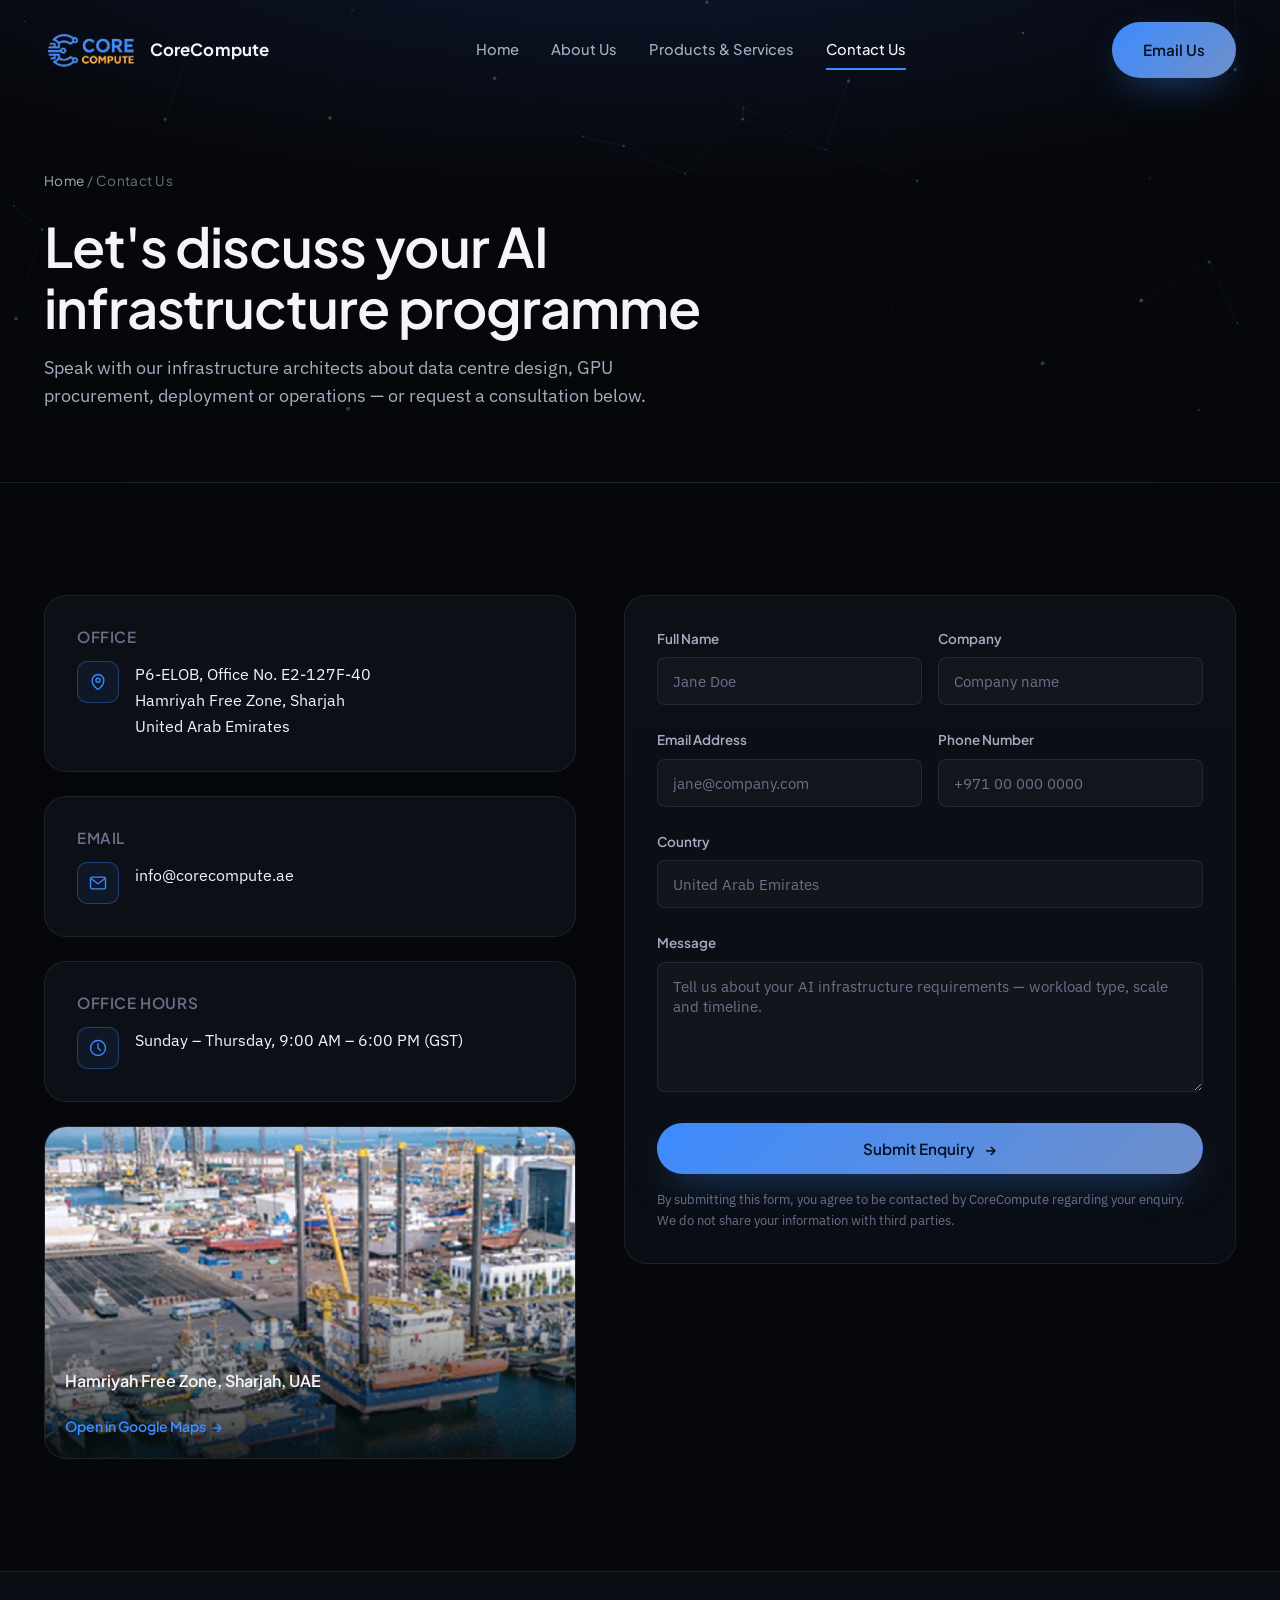
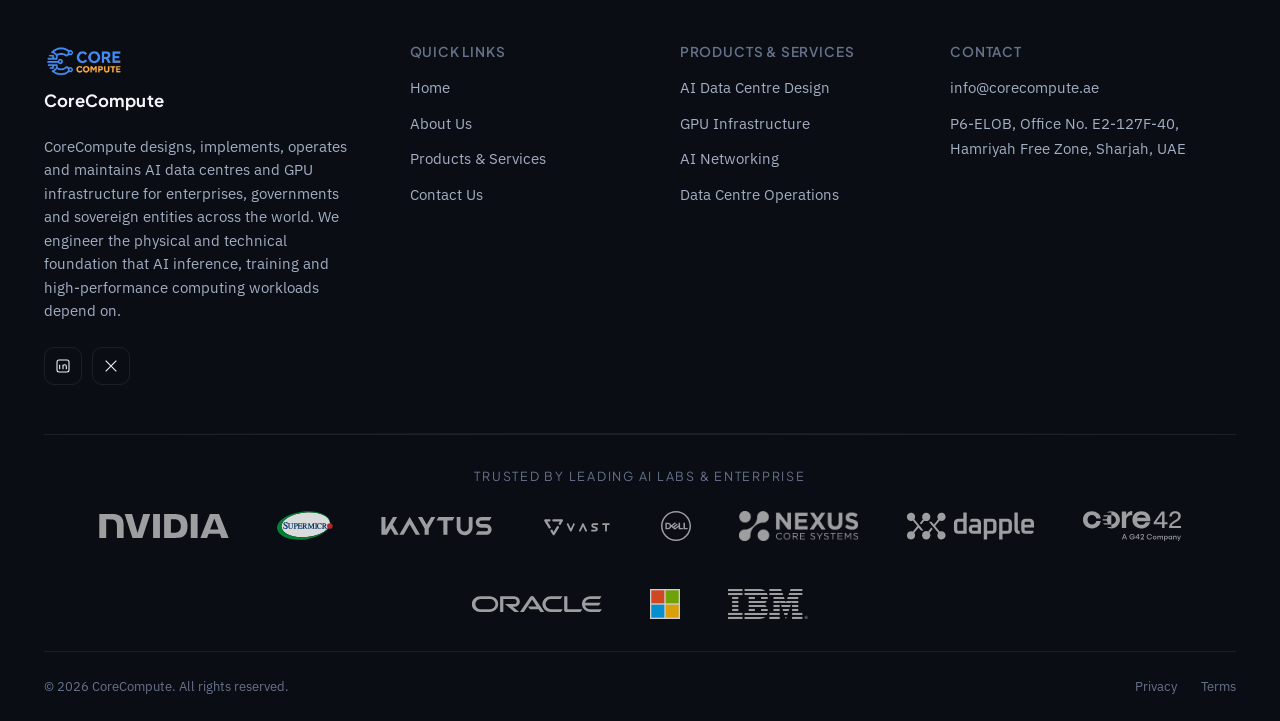
<file: contact.html>
<!DOCTYPE html>
<html lang="en">
<head>
  <meta charset="UTF-8" />
  <meta name="viewport" content="width=device-width, initial-scale=1.0" />
  <title>Contact Us | CoreCompute</title>
  <meta name="description" content="Contact CoreCompute to discuss AI data centre design, GPU infrastructure or enterprise infrastructure operations. Office: Hamriyah Free Zone, Sharjah, UAE." />
  <link rel="icon" type="image/png" href="assets/images/favicon.png" />

  <meta property="og:type" content="website" />
  <meta property="og:title" content="Contact Us | CoreCompute" />
  <meta property="og:description" content="Contact CoreCompute to discuss AI data centre design, GPU infrastructure or enterprise infrastructure operations. Office: Hamriyah Free Zone, Sharjah, UAE." />
  <meta property="og:image" content="assets/images/og-image.png" />
  <meta property="og:image:width" content="1200" />
  <meta property="og:image:height" content="630" />
  <meta name="twitter:card" content="summary_large_image" />
  <meta name="twitter:image" content="assets/images/og-image.png" />

  <link rel="preconnect" href="https://fonts.googleapis.com" />
  <link rel="preconnect" href="https://fonts.gstatic.com" crossorigin />
  <link href="https://fonts.googleapis.com/css2?family=Plus+Jakarta+Sans:wght@500;600;700;800&family=IBM+Plex+Sans:wght@400;500;600&display=swap" rel="stylesheet" />
  <link rel="stylesheet" href="assets/css/style.css" />
</head>
<body>
  <a class="skip-link" href="#main">Skip to content</a>

  <header class="navbar">
    <div class="container">
      <a href="index.html" class="brand" aria-label="CoreCompute — home">
        <span class="brand-mark"><img src="assets/images/logo-mark.png" alt="CoreCompute" /></span>
        <span class="brand-name">CoreCompute</span>
      </a>

      <nav class="nav-links" id="nav-links">
        <a href="index.html">Home</a>
        <a href="about.html">About Us</a>
        <a href="services.html">Products &amp; Services</a>
        <a href="contact.html" class="is-active">Contact Us</a>
        <div class="nav-cta-mobile">
          <a href="mailto:info@corecompute.ae" class="btn btn-primary">Email Us</a>
        </div>
      </nav>

      <div class="nav-cta">
        <a href="mailto:info@corecompute.ae" class="btn btn-primary">Email Us</a>
      </div>

      <button class="nav-toggle" id="nav-toggle" aria-label="Toggle navigation menu" aria-expanded="false" aria-controls="nav-links">
        <svg viewBox="0 0 24 24" fill="none" stroke="currentColor" stroke-width="1.8" stroke-linecap="round"><path d="M3 6h18M3 12h18M3 18h18"/></svg>
      </button>
    </div>
  </header>

  <main id="main">

    <header class="page-header">
      <canvas class="page-header-canvas" data-network-canvas data-density="50" aria-hidden="true"></canvas>
      <div class="container">
        <div class="breadcrumb"><a href="index.html">Home</a> / Contact Us</div>
        <h1>Let's discuss your AI infrastructure programme</h1>
        <p>Speak with our infrastructure architects about data centre design, GPU procurement, deployment or operations — or request a consultation below.</p>
      </div>
    </header>

    <section class="section" id="contact-form">
      <div class="container">
        <div class="contact-layout">

          <!-- ============================= INFO ============================= -->
          <div data-reveal>
            <div class="info-card">
              <h4>Office</h4>
              <div class="info-row">
                <span class="icon"><svg viewBox="0 0 24 24" fill="none" stroke="currentColor" stroke-width="1.6" stroke-linecap="round" stroke-linejoin="round"><path d="M12 21s-7-4.5-7-11a7 7 0 0 1 14 0c0 6.5-7 11-7 11Z"/><circle cx="12" cy="10" r="2.5"/></svg></span>
                <div>
                  <p>P6-ELOB, Office No. E2-127F-40<br />Hamriyah Free Zone, Sharjah<br />United Arab Emirates</p>
                </div>
              </div>
            </div>

            <div class="info-card">
              <h4>Email</h4>
              <div class="info-row">
                <span class="icon"><svg viewBox="0 0 24 24" fill="none" stroke="currentColor" stroke-width="1.6" stroke-linecap="round" stroke-linejoin="round"><rect x="3" y="5" width="18" height="14" rx="2"/><path d="m4 7 8 6 8-6"/></svg></span>
                <div><a href="mailto:info@corecompute.ae">info@corecompute.ae</a></div>
              </div>
            </div>

            <div class="info-card">
              <h4>Office Hours</h4>
              <div class="info-row">
                <span class="icon"><svg viewBox="0 0 24 24" fill="none" stroke="currentColor" stroke-width="1.6" stroke-linecap="round" stroke-linejoin="round"><circle cx="12" cy="12" r="9"/><path d="M12 7v5l3 3"/></svg></span>
                <div><p>Sunday – Thursday, 9:00 AM – 6:00 PM (GST)</p></div>
              </div>
            </div>

            <div class="map-frame">
              <img src="assets/images/photo-hfza-port.jpg" alt="Aerial view of Hamriyah Free Zone port and marine facilities, Sharjah" loading="lazy" />
              <div style="position:absolute; inset:0; display:flex; flex-direction:column; align-items:flex-start; justify-content:flex-end; padding:20px; background:linear-gradient(180deg, transparent 40%, rgba(6,9,10,0.85));">
                <p style="font-family: var(--font-display); font-weight:600; color:var(--text-primary); margin-bottom:6px;">Hamriyah Free Zone, Sharjah, UAE</p>
                <a href="https://www.google.com/maps/search/?api=1&query=Hamriyah+Free+Zone+Sharjah+UAE" target="_blank" rel="noopener" class="card-link">Open in Google Maps <span class="btn-arrow">&rarr;</span></a>
              </div>
            </div>
          </div>

          <!-- ============================= FORM ============================= -->
          <div class="form-card" data-reveal>
            <div class="form-success" role="status">
              <svg viewBox="0 0 24 24" width="22" height="22" fill="none" stroke="currentColor" stroke-width="1.8" stroke-linecap="round" stroke-linejoin="round"><circle cx="12" cy="12" r="9"/><path d="m8 12 3 3 5-6"/></svg>
              <span>Thank you — your message has been received. Our team will respond shortly.</span>
            </div>

            <form data-contact-form novalidate>
              <div class="form-row">
                <div class="field">
                  <label for="name">Full Name</label>
                  <input type="text" id="name" name="name" placeholder="Jane Doe" required />
                  <span class="field-error">Please enter your full name.</span>
                </div>
                <div class="field">
                  <label for="company">Company</label>
                  <input type="text" id="company" name="company" placeholder="Company name" required />
                  <span class="field-error">Please enter your company name.</span>
                </div>
              </div>

              <div class="form-row">
                <div class="field">
                  <label for="email">Email Address</label>
                  <input type="email" id="email" name="email" placeholder="jane@company.com" required />
                  <span class="field-error">Please enter a valid email address.</span>
                </div>
                <div class="field">
                  <label for="phone">Phone Number</label>
                  <input type="tel" id="phone" name="phone" placeholder="+971 00 000 0000" />
                  <span class="field-error">Please enter a valid phone number.</span>
                </div>
              </div>

              <div class="field">
                <label for="country">Country</label>
                <input type="text" id="country" name="country" list="country-list" placeholder="United Arab Emirates" required />
                <datalist id="country-list">
                  <option value="United Arab Emirates"></option>
                  <option value="Saudi Arabia"></option>
                  <option value="Qatar"></option>
                  <option value="Kuwait"></option>
                  <option value="Bahrain"></option>
                  <option value="Oman"></option>
                  <option value="Egypt"></option>
                  <option value="United Kingdom"></option>
                  <option value="Germany"></option>
                  <option value="France"></option>
                  <option value="United States"></option>
                  <option value="India"></option>
                  <option value="Singapore"></option>
                </datalist>
                <span class="field-error">Please enter your country.</span>
              </div>

              <div class="field">
                <label for="message">Message</label>
                <textarea id="message" name="message" placeholder="Tell us about your AI infrastructure requirements — workload type, scale and timeline." required></textarea>
                <span class="field-error">Please provide a few more details (at least 10 characters).</span>
              </div>

              <button type="submit" class="btn btn-primary btn-block">Submit Enquiry <span class="btn-arrow">&rarr;</span></button>
              <p class="form-note">By submitting this form, you agree to be contacted by CoreCompute regarding your enquiry. We do not share your information with third parties.</p>
            </form>
          </div>

        </div>
      </div>
    </section>

  </main>

  <footer class="footer">
    <div class="container">
      <div class="footer-grid">
        <div class="footer-brand">
          <span class="brand-mark"><img src="assets/images/logo-mark.png" alt="CoreCompute" /></span>
          <span class="brand-name">CoreCompute</span>
          <p>CoreCompute designs, implements, operates and maintains AI data centres and GPU infrastructure for enterprises, governments and sovereign entities across the world. We engineer the physical and technical foundation that AI inference, training and high-performance computing workloads depend on.</p>
          <div class="footer-social">
            <a href="#" aria-label="LinkedIn"><svg viewBox="0 0 24 24" fill="none" stroke="currentColor" stroke-width="1.6"><rect x="3" y="3" width="18" height="18" rx="3"/><path d="M7 10v7M7 7v.01M12 17v-4.5a2.5 2.5 0 0 1 5 0V17M12 10v7"/></svg></a>
            <a href="#" aria-label="X / Twitter"><svg viewBox="0 0 24 24" fill="none" stroke="currentColor" stroke-width="1.6"><path d="m4 4 16 16M20 4 4 20"/></svg></a>
          </div>
        </div>
        <div class="footer-col">
          <h5>Quick Links</h5>
          <ul>
            <li><a href="index.html">Home</a></li>
            <li><a href="about.html">About Us</a></li>
            <li><a href="services.html">Products &amp; Services</a></li>
            <li><a href="contact.html">Contact Us</a></li>
          </ul>
        </div>
        <div class="footer-col">
          <h5>Products &amp; Services</h5>
          <ul>
            <li><a href="services.html#data-centre-design">AI Data Centre Design</a></li>
            <li><a href="services.html#gpu-infrastructure">GPU Infrastructure</a></li>
            <li><a href="services.html#ai-networking">AI Networking</a></li>
            <li><a href="services.html#operations">Data Centre Operations</a></li>
          </ul>
        </div>
        <div class="footer-col">
          <h5>Contact</h5>
          <ul>
            <li><a href="mailto:info@corecompute.ae">info@corecompute.ae</a></li>
            <li><a href="contact.html">P6-ELOB, Office No. E2-127F-40,<br />Hamriyah Free Zone, Sharjah, UAE</a></li>
          </ul>
        </div>
      </div>

      <div class="divider"></div>

      <div class="trusted-strip">
        <div class="trusted-label">Trusted by Leading AI Labs &amp; Enterprise</div>
        <div class="logo-marquee">
          <span class="partner"><img src="assets/images/partners/nvidia.svg" alt="NVIDIA" loading="lazy" /></span>
          <span class="partner"><img src="assets/images/partners/supermicro.svg" alt="Supermicro" loading="lazy" /></span>
          <span class="partner"><img src="assets/images/partners/kaytus.svg" alt="Kaytus" loading="lazy" /></span>
          <span class="partner"><img src="assets/images/partners/vast-data.svg" alt="VAST Data" loading="lazy" /></span>
          <span class="partner"><img src="assets/images/partners/dell-technologies.svg" alt="Dell Technologies" loading="lazy" /></span>
          <span class="partner"><img src="assets/images/partners/nexus-core-systems.png" alt="Nexus Core Systems" loading="lazy" /></span>
          <span class="partner"><img src="assets/images/partners/dapple.svg" alt="Dapple" loading="lazy" /></span>
          <span class="partner"><img src="assets/images/partners/core42.svg" alt="Core42" loading="lazy" /></span>
          <span class="partner"><img src="assets/images/partners/oracle.svg" alt="Oracle" loading="lazy" /></span>
          <span class="partner"><img src="assets/images/partners/microsoft.svg" alt="Microsoft" loading="lazy" /></span>
          <span class="partner"><img src="assets/images/partners/ibm.svg" alt="IBM" loading="lazy" /></span>
        </div>
      </div>

      <div class="footer-bottom">
        <span>&copy; <span data-year></span> CoreCompute. All rights reserved.</span>
        <div class="footer-bottom-links">
          <a href="contact.html">Privacy</a>
          <a href="contact.html">Terms</a>
        </div>
      </div>
    </div>
  </footer>

  <script src="assets/js/main.js"></script>
</body>
</html>
</file>
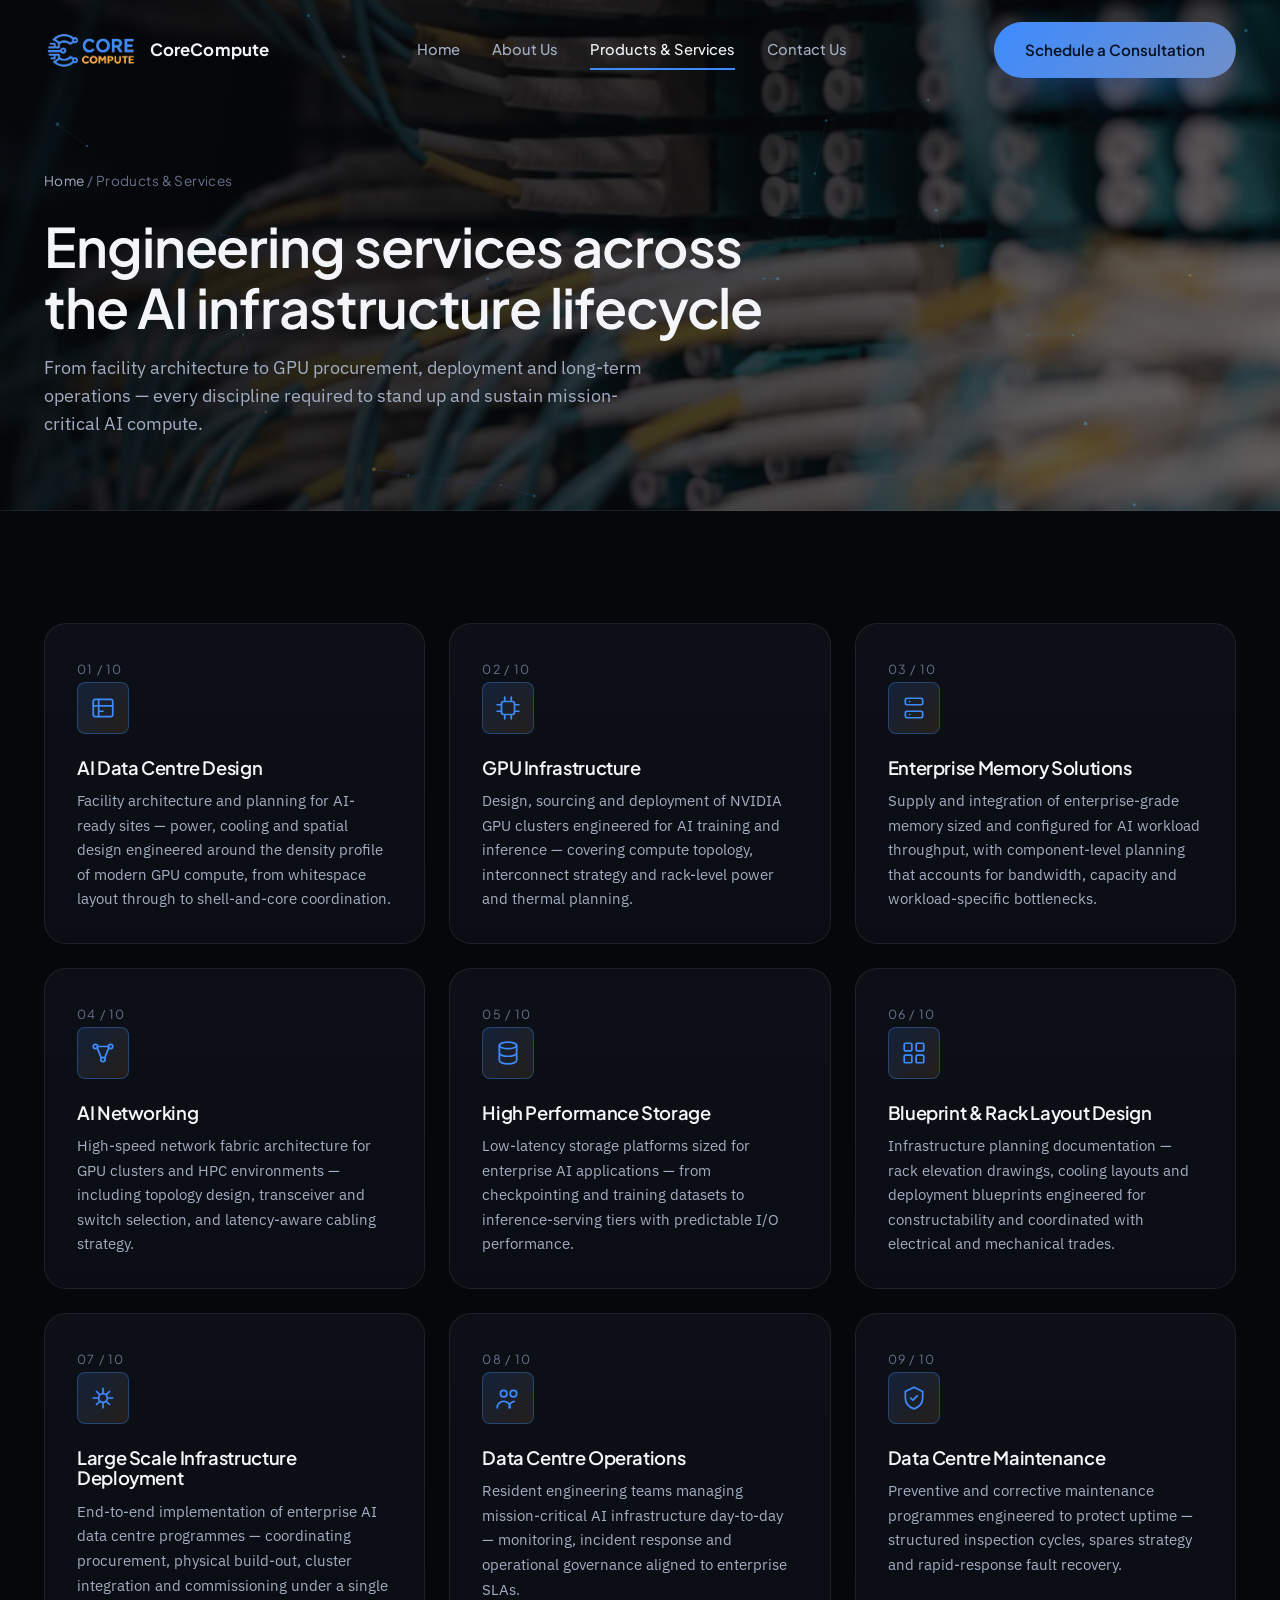
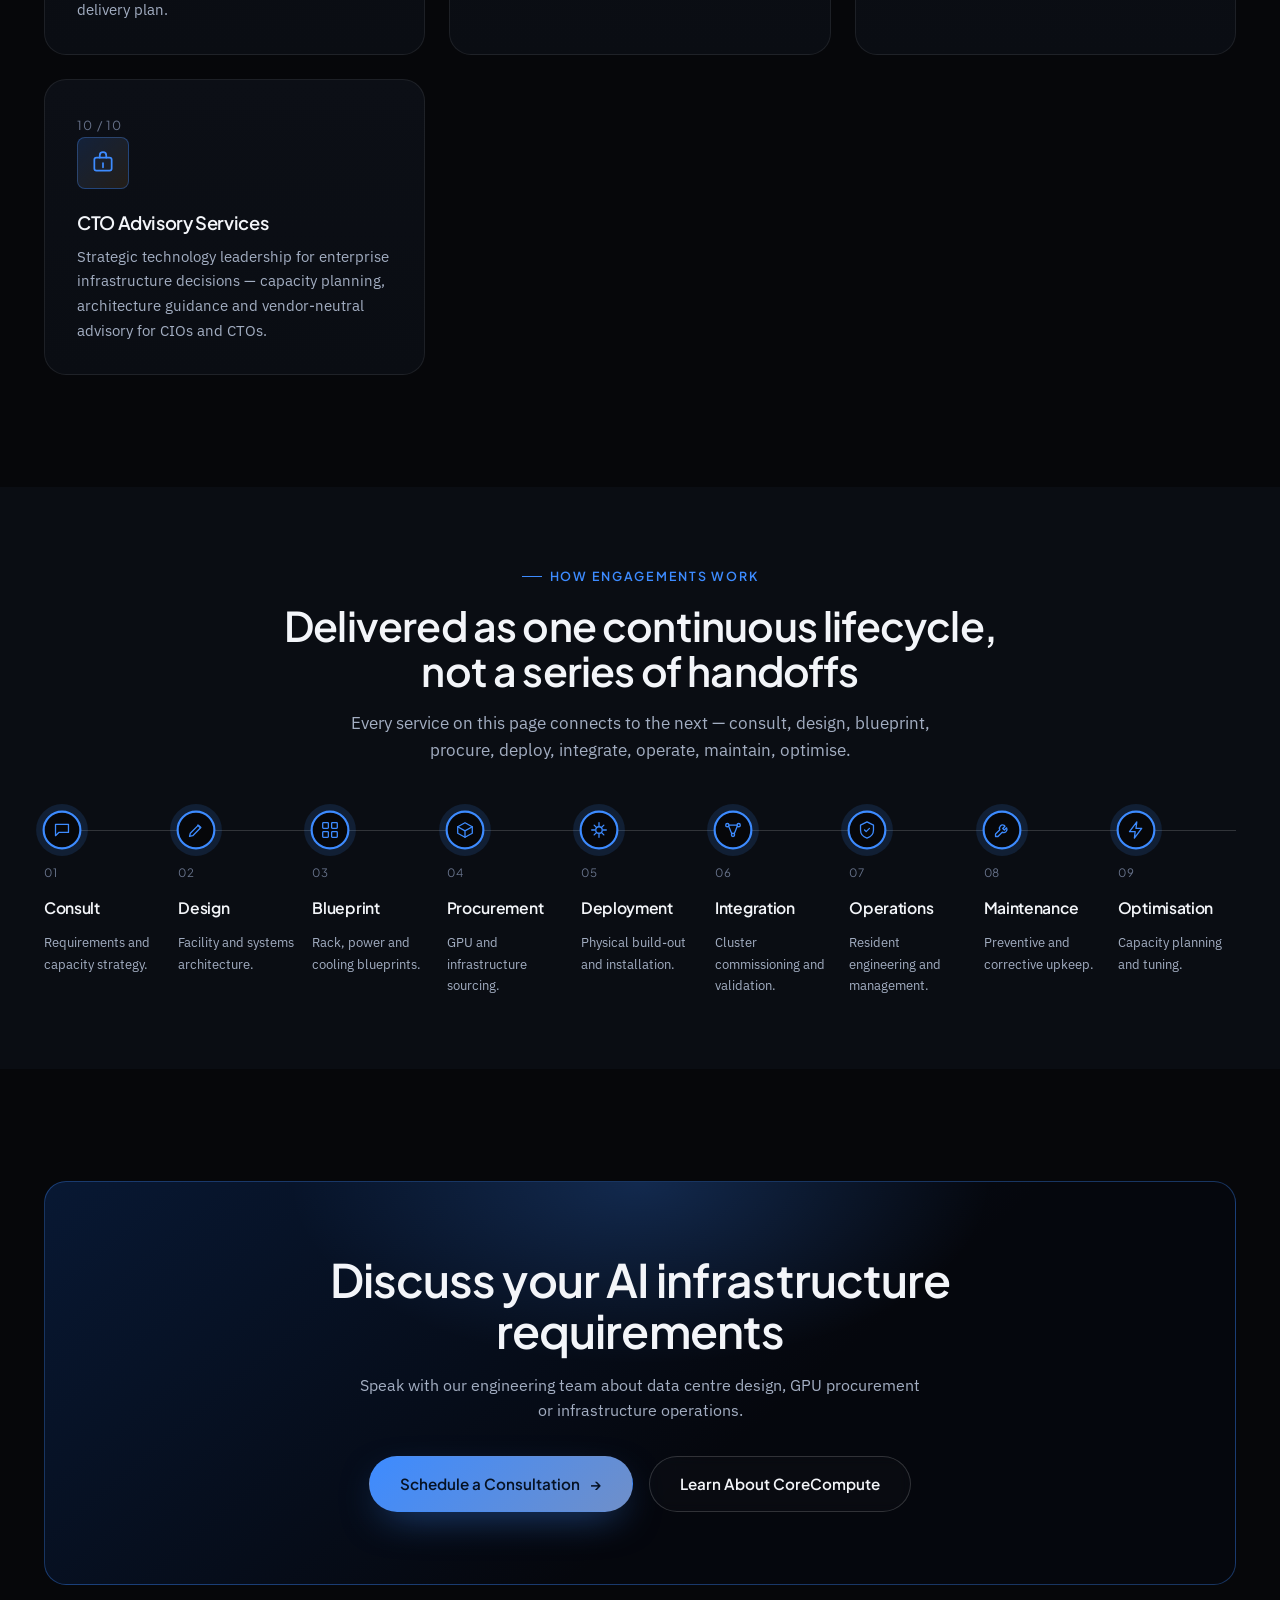
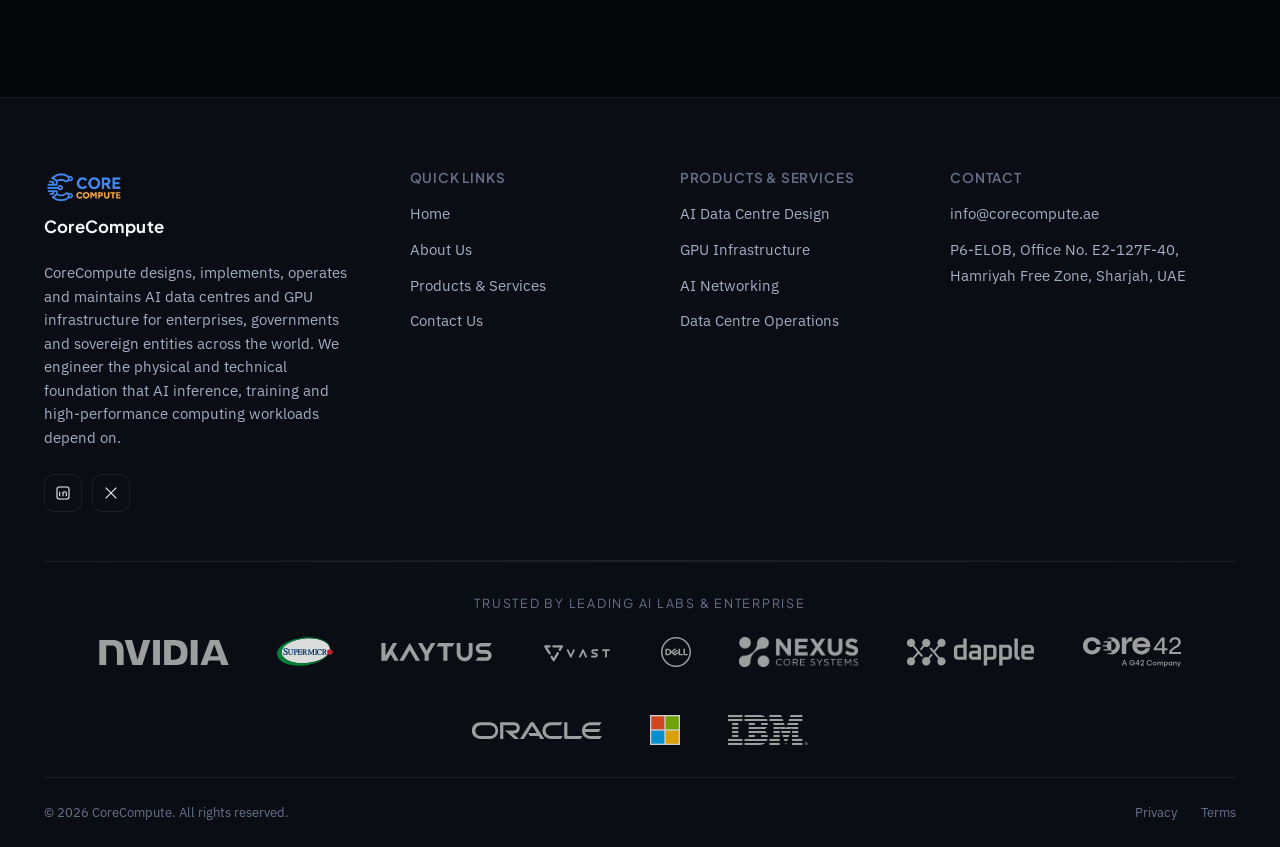
<file: services.html>
<!DOCTYPE html>
<html lang="en">
<head>
  <meta charset="UTF-8" />
  <meta name="viewport" content="width=device-width, initial-scale=1.0" />
  <title>Products &amp; Services | CoreCompute</title>
  <meta name="description" content="AI data centre design, GPU infrastructure, enterprise memory, AI networking, high-performance storage, blueprint design, deployment, operations, maintenance and CTO advisory services." />
  <link rel="icon" type="image/png" href="assets/images/favicon.png" />

  <meta property="og:type" content="website" />
  <meta property="og:title" content="Products &amp; Services | CoreCompute" />
  <meta property="og:description" content="AI data centre design, GPU infrastructure, enterprise memory, AI networking, high-performance storage, blueprint design, deployment, operations, maintenance and CTO advisory services." />
  <meta property="og:image" content="assets/images/og-image.png" />
  <meta property="og:image:width" content="1200" />
  <meta property="og:image:height" content="630" />
  <meta name="twitter:card" content="summary_large_image" />
  <meta name="twitter:image" content="assets/images/og-image.png" />

  <link rel="preconnect" href="https://fonts.googleapis.com" />
  <link rel="preconnect" href="https://fonts.gstatic.com" crossorigin />
  <link href="https://fonts.googleapis.com/css2?family=Plus+Jakarta+Sans:wght@500;600;700;800&family=IBM+Plex+Sans:wght@400;500;600&display=swap" rel="stylesheet" />
  <link rel="stylesheet" href="assets/css/style.css" />
</head>
<body>
  <a class="skip-link" href="#main">Skip to content</a>

  <header class="navbar">
    <div class="container">
      <a href="index.html" class="brand" aria-label="CoreCompute — home">
        <span class="brand-mark"><img src="assets/images/logo-mark.png" alt="CoreCompute" /></span>
        <span class="brand-name">CoreCompute</span>
      </a>

      <nav class="nav-links" id="nav-links">
        <a href="index.html">Home</a>
        <a href="about.html">About Us</a>
        <a href="services.html" class="is-active">Products &amp; Services</a>
        <a href="contact.html">Contact Us</a>
        <div class="nav-cta-mobile">
          <a href="contact.html" class="btn btn-primary">Schedule a Consultation</a>
        </div>
      </nav>

      <div class="nav-cta">
        <a href="contact.html" class="btn btn-primary">Schedule a Consultation</a>
      </div>

      <button class="nav-toggle" id="nav-toggle" aria-label="Toggle navigation menu" aria-expanded="false" aria-controls="nav-links">
        <svg viewBox="0 0 24 24" fill="none" stroke="currentColor" stroke-width="1.8" stroke-linecap="round"><path d="M3 6h18M3 12h18M3 18h18"/></svg>
      </button>
    </div>
  </header>

  <main id="main">

    <header class="page-header page-header--cabling">
      <canvas class="page-header-canvas" data-network-canvas data-density="50" aria-hidden="true"></canvas>
      <div class="container">
        <div class="breadcrumb"><a href="index.html">Home</a> / Products &amp; Services</div>
        <h1>Engineering services across the AI infrastructure lifecycle</h1>
        <p>From facility architecture to GPU procurement, deployment and long-term operations — every discipline required to stand up and sustain mission-critical AI compute.</p>
      </div>
    </header>

    <section class="section">
      <div class="container">
        <div class="grid grid-3" data-reveal-group>

          <div class="card service-card" id="data-centre-design">
            <span class="card-index">01 / 10</span>
            <div class="card-icon">
              <svg viewBox="0 0 24 24" fill="none" stroke="currentColor" stroke-width="1.6" stroke-linecap="round" stroke-linejoin="round"><rect x="3" y="4" width="18" height="16" rx="2"/><path d="M3 10h18M8 4v16M8 15h4"/></svg>
            </div>
            <h3>AI Data Centre Design</h3>
            <p>Facility architecture and planning for AI-ready sites — power, cooling and spatial design engineered around the density profile of modern GPU compute, from whitespace layout through to shell-and-core coordination.</p>
          </div>

          <div class="card service-card" id="gpu-infrastructure">
            <span class="card-index">02 / 10</span>
            <div class="card-icon">
              <svg viewBox="0 0 24 24" fill="none" stroke="currentColor" stroke-width="1.6" stroke-linecap="round" stroke-linejoin="round"><rect x="6" y="6" width="12" height="12" rx="2"/><path d="M9 2v3M15 2v3M9 19v3M15 19v3M2 9h3M2 15h3M19 9h3M19 15h3"/></svg>
            </div>
            <h3>GPU Infrastructure</h3>
            <p>Design, sourcing and deployment of NVIDIA GPU clusters engineered for AI training and inference — covering compute topology, interconnect strategy and rack-level power and thermal planning.</p>
          </div>

          <div class="card service-card" id="enterprise-memory">
            <span class="card-index">03 / 10</span>
            <div class="card-icon">
              <svg viewBox="0 0 24 24" fill="none" stroke="currentColor" stroke-width="1.6" stroke-linecap="round" stroke-linejoin="round"><rect x="4" y="3" width="16" height="6" rx="1.5"/><rect x="4" y="15" width="16" height="6" rx="1.5"/><circle cx="8" cy="6" r="0.8" fill="currentColor" stroke="none"/><circle cx="8" cy="18" r="0.8" fill="currentColor" stroke="none"/></svg>
            </div>
            <h3>Enterprise Memory Solutions</h3>
            <p>Supply and integration of enterprise-grade memory sized and configured for AI workload throughput, with component-level planning that accounts for bandwidth, capacity and workload-specific bottlenecks.</p>
          </div>

          <div class="card service-card" id="ai-networking">
            <span class="card-index">04 / 10</span>
            <div class="card-icon">
              <svg viewBox="0 0 24 24" fill="none" stroke="currentColor" stroke-width="1.6" stroke-linecap="round" stroke-linejoin="round"><circle cx="5" cy="6" r="2"/><circle cx="19" cy="6" r="2"/><circle cx="12" cy="18" r="2"/><path d="M6.7 7.3 10.5 16.7M17.3 7.3 13.5 16.7M7 6h10"/></svg>
            </div>
            <h3>AI Networking</h3>
            <p>High-speed network fabric architecture for GPU clusters and HPC environments — including topology design, transceiver and switch selection, and latency-aware cabling strategy.</p>
          </div>

          <div class="card service-card" id="high-performance-storage">
            <span class="card-index">05 / 10</span>
            <div class="card-icon">
              <svg viewBox="0 0 24 24" fill="none" stroke="currentColor" stroke-width="1.6" stroke-linecap="round" stroke-linejoin="round"><ellipse cx="12" cy="5" rx="8" ry="3"/><path d="M4 5v14c0 1.7 3.6 3 8 3s8-1.3 8-3V5M4 12c0 1.7 3.6 3 8 3s8-1.3 8-3"/></svg>
            </div>
            <h3>High Performance Storage</h3>
            <p>Low-latency storage platforms sized for enterprise AI applications — from checkpointing and training datasets to inference-serving tiers with predictable I/O performance.</p>
          </div>

          <div class="card service-card" id="blueprint-rack">
            <span class="card-index">06 / 10</span>
            <div class="card-icon">
              <svg viewBox="0 0 24 24" fill="none" stroke="currentColor" stroke-width="1.6" stroke-linecap="round" stroke-linejoin="round"><rect x="3" y="3" width="7" height="7" rx="1"/><rect x="14" y="3" width="7" height="7" rx="1"/><rect x="3" y="14" width="7" height="7" rx="1"/><rect x="14" y="14" width="7" height="7" rx="1"/></svg>
            </div>
            <h3>Blueprint &amp; Rack Layout Design</h3>
            <p>Infrastructure planning documentation — rack elevation drawings, cooling layouts and deployment blueprints engineered for constructability and coordinated with electrical and mechanical trades.</p>
          </div>

          <div class="card service-card" id="deployment">
            <span class="card-index">07 / 10</span>
            <div class="card-icon">
              <svg viewBox="0 0 24 24" fill="none" stroke="currentColor" stroke-width="1.6" stroke-linecap="round" stroke-linejoin="round"><path d="M12 3v4M12 17v4M3 12h4M17 12h4M6 6l2.5 2.5M15.5 15.5 18 18M18 6l-2.5 2.5M8.5 15.5 6 18"/><circle cx="12" cy="12" r="4"/></svg>
            </div>
            <h3>Large Scale Infrastructure Deployment</h3>
            <p>End-to-end implementation of enterprise AI data centre programmes — coordinating procurement, physical build-out, cluster integration and commissioning under a single delivery plan.</p>
          </div>

          <div class="card service-card" id="operations">
            <span class="card-index">08 / 10</span>
            <div class="card-icon">
              <svg viewBox="0 0 24 24" fill="none" stroke="currentColor" stroke-width="1.6" stroke-linecap="round" stroke-linejoin="round"><circle cx="8" cy="8" r="3"/><circle cx="17" cy="8" r="3"/><path d="M2 21c0-3.3 2.7-6 6-6s6 2.7 6 6M13 21c0-2.8 2-5.2 4.6-5.8"/></svg>
            </div>
            <h3>Data Centre Operations</h3>
            <p>Resident engineering teams managing mission-critical AI infrastructure day-to-day — monitoring, incident response and operational governance aligned to enterprise SLAs.</p>
          </div>

          <div class="card service-card" id="maintenance">
            <span class="card-index">09 / 10</span>
            <div class="card-icon">
              <svg viewBox="0 0 24 24" fill="none" stroke="currentColor" stroke-width="1.6" stroke-linecap="round" stroke-linejoin="round"><path d="M12 2 4 6v6c0 5 3.5 8.5 8 10 4.5-1.5 8-5 8-10V6l-8-4Z"/><path d="m9 12 2 2 4-4"/></svg>
            </div>
            <h3>Data Centre Maintenance</h3>
            <p>Preventive and corrective maintenance programmes engineered to protect uptime — structured inspection cycles, spares strategy and rapid-response fault recovery.</p>
          </div>

          <div class="card service-card" id="cto-advisory">
            <span class="card-index">10 / 10</span>
            <div class="card-icon">
              <svg viewBox="0 0 24 24" fill="none" stroke="currentColor" stroke-width="1.6" stroke-linecap="round" stroke-linejoin="round"><rect x="4" y="7" width="16" height="12" rx="2"/><path d="M9 7V5a3 3 0 0 1 6 0v2M12 12v4"/></svg>
            </div>
            <h3>CTO Advisory Services</h3>
            <p>Strategic technology leadership for enterprise infrastructure decisions — capacity planning, architecture guidance and vendor-neutral advisory for CIOs and CTOs.</p>
          </div>

        </div>
      </div>
    </section>

    <!-- ============================= LIFECYCLE ============================= -->
    <section class="section section-tight" style="background: var(--bg-raised);">
      <div class="container">
        <div class="section-header center" data-reveal>
          <span class="eyebrow">How Engagements Work</span>
          <h2>Delivered as one continuous lifecycle, not a series of handoffs</h2>
          <p>Every service on this page connects to the next — consult, design, blueprint, procure, deploy, integrate, operate, maintain, optimise.</p>
        </div>
        <div class="timeline">
          <div class="timeline-step"><span class="step-icon"><svg viewBox="0 0 24 24" fill="none" stroke="currentColor" stroke-width="1.6" stroke-linecap="round" stroke-linejoin="round"><path d="M4 5h16v10H8l-4 4V5Z"/></svg></span><span class="step-index">01</span><h4>Consult</h4><p>Requirements and capacity strategy.</p></div>
          <div class="timeline-step"><span class="step-icon"><svg viewBox="0 0 24 24" fill="none" stroke="currentColor" stroke-width="1.6" stroke-linecap="round" stroke-linejoin="round"><path d="m4 20 4-1 10-10-3-3L5 16l-1 4Z"/><path d="m14 6 3 3"/></svg></span><span class="step-index">02</span><h4>Design</h4><p>Facility and systems architecture.</p></div>
          <div class="timeline-step"><span class="step-icon"><svg viewBox="0 0 24 24" fill="none" stroke="currentColor" stroke-width="1.6" stroke-linecap="round" stroke-linejoin="round"><rect x="3" y="3" width="7" height="7" rx="1"/><rect x="14" y="3" width="7" height="7" rx="1"/><rect x="3" y="14" width="7" height="7" rx="1"/><rect x="14" y="14" width="7" height="7" rx="1"/></svg></span><span class="step-index">03</span><h4>Blueprint</h4><p>Rack, power and cooling blueprints.</p></div>
          <div class="timeline-step"><span class="step-icon"><svg viewBox="0 0 24 24" fill="none" stroke="currentColor" stroke-width="1.6" stroke-linecap="round" stroke-linejoin="round"><path d="M21 8 12 3 3 8v8l9 5 9-5V8Z"/><path d="M3 8l9 5 9-5M12 13v8"/></svg></span><span class="step-index">04</span><h4>Procurement</h4><p>GPU and infrastructure sourcing.</p></div>
          <div class="timeline-step"><span class="step-icon"><svg viewBox="0 0 24 24" fill="none" stroke="currentColor" stroke-width="1.6" stroke-linecap="round" stroke-linejoin="round"><path d="M12 3v4M12 17v4M3 12h4M17 12h4M6 6l2.5 2.5M15.5 15.5 18 18M18 6l-2.5 2.5M8.5 15.5 6 18"/><circle cx="12" cy="12" r="4"/></svg></span><span class="step-index">05</span><h4>Deployment</h4><p>Physical build-out and installation.</p></div>
          <div class="timeline-step"><span class="step-icon"><svg viewBox="0 0 24 24" fill="none" stroke="currentColor" stroke-width="1.6" stroke-linecap="round" stroke-linejoin="round"><circle cx="5" cy="6" r="2"/><circle cx="19" cy="6" r="2"/><circle cx="12" cy="18" r="2"/><path d="M6.7 7.3 10.5 16.7M17.3 7.3 13.5 16.7M7 6h10"/></svg></span><span class="step-index">06</span><h4>Integration</h4><p>Cluster commissioning and validation.</p></div>
          <div class="timeline-step"><span class="step-icon"><svg viewBox="0 0 24 24" fill="none" stroke="currentColor" stroke-width="1.6" stroke-linecap="round" stroke-linejoin="round"><path d="M12 2 4 6v6c0 5 3.5 8.5 8 10 4.5-1.5 8-5 8-10V6l-8-4Z"/><path d="m9 12 2 2 4-4"/></svg></span><span class="step-index">07</span><h4>Operations</h4><p>Resident engineering and management.</p></div>
          <div class="timeline-step"><span class="step-icon"><svg viewBox="0 0 24 24" fill="none" stroke="currentColor" stroke-width="1.6" stroke-linecap="round" stroke-linejoin="round"><path d="M14.7 6.3a4 4 0 0 0-5.4 5.4L4 17v3h3l5.3-5.3a4 4 0 0 0 5.4-5.4l-2.8 2.8-2-2 2.8-2.8Z"/></svg></span><span class="step-index">08</span><h4>Maintenance</h4><p>Preventive and corrective upkeep.</p></div>
          <div class="timeline-step"><span class="step-icon"><svg viewBox="0 0 24 24" fill="none" stroke="currentColor" stroke-width="1.6" stroke-linecap="round" stroke-linejoin="round"><path d="M13 2 4 14h7l-1 8 9-12h-7l1-8Z"/></svg></span><span class="step-index">09</span><h4>Optimisation</h4><p>Capacity planning and tuning.</p></div>
        </div>
      </div>
    </section>

    <section class="section">
      <div class="container">
        <div class="cta-band" data-reveal>
          <div class="cta-band-glow" aria-hidden="true"></div>
          <h2>Discuss your AI infrastructure requirements</h2>
          <p>Speak with our engineering team about data centre design, GPU procurement or infrastructure operations.</p>
          <div class="hero-actions">
            <a href="contact.html" class="btn btn-primary">Schedule a Consultation <span class="btn-arrow">&rarr;</span></a>
            <a href="about.html" class="btn btn-secondary">Learn About CoreCompute</a>
          </div>
        </div>
      </div>
    </section>

  </main>

  <footer class="footer">
    <div class="container">
      <div class="footer-grid">
        <div class="footer-brand">
          <span class="brand-mark"><img src="assets/images/logo-mark.png" alt="CoreCompute" /></span>
          <span class="brand-name">CoreCompute</span>
          <p>CoreCompute designs, implements, operates and maintains AI data centres and GPU infrastructure for enterprises, governments and sovereign entities across the world. We engineer the physical and technical foundation that AI inference, training and high-performance computing workloads depend on.</p>
          <div class="footer-social">
            <a href="#" aria-label="LinkedIn"><svg viewBox="0 0 24 24" fill="none" stroke="currentColor" stroke-width="1.6"><rect x="3" y="3" width="18" height="18" rx="3"/><path d="M7 10v7M7 7v.01M12 17v-4.5a2.5 2.5 0 0 1 5 0V17M12 10v7"/></svg></a>
            <a href="#" aria-label="X / Twitter"><svg viewBox="0 0 24 24" fill="none" stroke="currentColor" stroke-width="1.6"><path d="m4 4 16 16M20 4 4 20"/></svg></a>
          </div>
        </div>
        <div class="footer-col">
          <h5>Quick Links</h5>
          <ul>
            <li><a href="index.html">Home</a></li>
            <li><a href="about.html">About Us</a></li>
            <li><a href="services.html">Products &amp; Services</a></li>
            <li><a href="contact.html">Contact Us</a></li>
          </ul>
        </div>
        <div class="footer-col">
          <h5>Products &amp; Services</h5>
          <ul>
            <li><a href="services.html#data-centre-design">AI Data Centre Design</a></li>
            <li><a href="services.html#gpu-infrastructure">GPU Infrastructure</a></li>
            <li><a href="services.html#ai-networking">AI Networking</a></li>
            <li><a href="services.html#operations">Data Centre Operations</a></li>
          </ul>
        </div>
        <div class="footer-col">
          <h5>Contact</h5>
          <ul>
            <li><a href="mailto:info@corecompute.ae">info@corecompute.ae</a></li>
            <li><a href="contact.html">P6-ELOB, Office No. E2-127F-40,<br />Hamriyah Free Zone, Sharjah, UAE</a></li>
          </ul>
        </div>
      </div>

      <div class="divider"></div>

      <div class="trusted-strip">
        <div class="trusted-label">Trusted by Leading AI Labs &amp; Enterprise</div>
        <div class="logo-marquee">
          <span class="partner"><img src="assets/images/partners/nvidia.svg" alt="NVIDIA" loading="lazy" /></span>
          <span class="partner"><img src="assets/images/partners/supermicro.svg" alt="Supermicro" loading="lazy" /></span>
          <span class="partner"><img src="assets/images/partners/kaytus.svg" alt="Kaytus" loading="lazy" /></span>
          <span class="partner"><img src="assets/images/partners/vast-data.svg" alt="VAST Data" loading="lazy" /></span>
          <span class="partner"><img src="assets/images/partners/dell-technologies.svg" alt="Dell Technologies" loading="lazy" /></span>
          <span class="partner"><img src="assets/images/partners/nexus-core-systems.png" alt="Nexus Core Systems" loading="lazy" /></span>
          <span class="partner"><img src="assets/images/partners/dapple.svg" alt="Dapple" loading="lazy" /></span>
          <span class="partner"><img src="assets/images/partners/core42.svg" alt="Core42" loading="lazy" /></span>
          <span class="partner"><img src="assets/images/partners/oracle.svg" alt="Oracle" loading="lazy" /></span>
          <span class="partner"><img src="assets/images/partners/microsoft.svg" alt="Microsoft" loading="lazy" /></span>
          <span class="partner"><img src="assets/images/partners/ibm.svg" alt="IBM" loading="lazy" /></span>
        </div>
      </div>

      <div class="footer-bottom">
        <span>&copy; <span data-year></span> CoreCompute. All rights reserved.</span>
        <div class="footer-bottom-links">
          <a href="contact.html">Privacy</a>
          <a href="contact.html">Terms</a>
        </div>
      </div>
    </div>
  </footer>

  <script src="assets/js/main.js"></script>
</body>
</html>
</file>
<file: assets/css/style.css>
/* ==========================================================================
   CoreCompute FZE — Design System
   ========================================================================== */

:root {
  /* Brand colours — black, electric blue, amber complementary accent */
  --blue-deep: #0f2c5c;
  --blue-deep-2: #081833;
  --blue-steel: #6f8fc9;
  --blue-bright: #3d8bff;
  --accent-ice: #5fd0ff;
  --accent-amber: #ffab40;

  /* Surfaces */
  --bg-base: #06070a;
  --bg-raised: #0a0d13;
  --bg-raised-2: #10141d;
  --bg-card: #0c0f16;
  --bg-glass: rgba(14, 17, 24, 0.55);

  /* Borders */
  --border-subtle: rgba(255, 255, 255, 0.08);
  --border-strong: rgba(255, 255, 255, 0.16);
  --border-accent: rgba(61, 139, 255, 0.35);

  /* Text */
  --text-primary: #f3f5f9;
  --text-secondary: #a3aec2;
  --text-tertiary: #67728a;
  --text-on-accent: #061224;

  /* Typography */
  --font-display: "Plus Jakarta Sans", "Inter", sans-serif;
  --font-body: "IBM Plex Sans", "Inter", sans-serif;

  /* Spacing scale */
  --space-1: 0.5rem;
  --space-2: 1rem;
  --space-3: 1.5rem;
  --space-4: 2rem;
  --space-5: 3rem;
  --space-6: 4.5rem;
  --space-7: 7rem;

  /* Radii & shadows */
  --radius-sm: 8px;
  --radius-md: 14px;
  --radius-lg: 22px;
  --radius-pill: 999px;
  --shadow-soft: 0 20px 60px -30px rgba(0, 0, 0, 0.7);
  --shadow-glow: 0 0 0 1px var(--border-accent), 0 20px 50px -20px rgba(61, 139, 255, 0.25);

  --ease-premium: cubic-bezier(0.16, 1, 0.3, 1);
  --container-w: 1240px;
}

/* --------------------------------- Reset -------------------------------- */

*,
*::before,
*::after {
  box-sizing: border-box;
}

html {
  scroll-behavior: smooth;
}

body {
  margin: 0;
  background: var(--bg-base);
  color: var(--text-primary);
  font-family: var(--font-body);
  font-size: 16px;
  line-height: 1.6;
  -webkit-font-smoothing: antialiased;
  overflow-x: hidden;
}

@media (prefers-reduced-motion: reduce) {
  html {
    scroll-behavior: auto;
  }
  *,
  *::before,
  *::after {
    animation-duration: 0.001ms !important;
    animation-iteration-count: 1 !important;
    transition-duration: 0.001ms !important;
    scroll-behavior: auto !important;
  }
}

img {
  max-width: 100%;
  display: block;
}

a {
  color: inherit;
  text-decoration: none;
}

ul {
  margin: 0;
  padding: 0;
  list-style: none;
}

h1, h2, h3, h4, h5 {
  font-family: var(--font-display);
  font-weight: 600;
  line-height: 1.12;
  letter-spacing: -0.02em;
  margin: 0;
  color: var(--text-primary);
}

p {
  margin: 0;
}

button {
  font-family: inherit;
}

/* Visible focus for keyboard users */
a:focus-visible,
button:focus-visible,
input:focus-visible,
textarea:focus-visible,
select:focus-visible {
  outline: 2px solid var(--blue-bright);
  outline-offset: 3px;
  border-radius: 4px;
}

.skip-link {
  position: absolute;
  left: -9999px;
  top: 0;
  background: var(--blue-bright);
  color: var(--text-on-accent);
  padding: 12px 20px;
  z-index: 1000;
  border-radius: 0 0 8px 0;
  font-weight: 600;
}

.skip-link:focus {
  left: 0;
}

/* -------------------------------- Layout -------------------------------- */

.container {
  width: 100%;
  max-width: var(--container-w);
  margin-inline: auto;
  padding-inline: var(--space-3);
}

.section {
  padding-block: var(--space-7);
  position: relative;
}

.section-tight {
  padding-block: var(--space-6);
}

.section-header {
  max-width: 720px;
  margin-bottom: var(--space-5);
}

.section-header.center {
  margin-inline: auto;
  text-align: center;
}

.eyebrow {
  display: inline-flex;
  align-items: center;
  gap: 8px;
  font-family: var(--font-display);
  font-size: 0.78rem;
  font-weight: 600;
  letter-spacing: 0.14em;
  text-transform: uppercase;
  color: var(--blue-bright);
  margin-bottom: var(--space-2);
}

.eyebrow::before {
  content: "";
  width: 20px;
  height: 1px;
  background: var(--blue-bright);
}

.section-header h2 {
  font-size: clamp(1.9rem, 3.2vw, 2.75rem);
  margin-bottom: var(--space-2);
}

.section-header p {
  color: var(--text-secondary);
  font-size: 1.05rem;
  max-width: 640px;
  margin-inline: auto;
}

.divider {
  height: 1px;
  width: 100%;
  background: linear-gradient(90deg, transparent, var(--border-subtle), transparent);
  border: none;
}

/* -------------------------------- Buttons -------------------------------- */

.btn {
  display: inline-flex;
  align-items: center;
  justify-content: center;
  gap: 10px;
  font-family: var(--font-display);
  font-weight: 600;
  font-size: 0.95rem;
  padding: 15px 30px;
  border-radius: var(--radius-pill);
  border: 1px solid transparent;
  cursor: pointer;
  transition: transform 0.35s var(--ease-premium), box-shadow 0.35s var(--ease-premium), background 0.35s var(--ease-premium), border-color 0.35s var(--ease-premium);
  white-space: nowrap;
}

.btn-primary {
  background: linear-gradient(135deg, var(--blue-bright), var(--blue-steel));
  color: var(--text-on-accent);
  box-shadow: 0 14px 40px -14px rgba(61, 139, 255, 0.55);
}

.btn-primary:hover {
  transform: translateY(-2px);
  box-shadow: 0 20px 50px -14px rgba(61, 139, 255, 0.7);
}

.btn-secondary {
  background: rgba(255, 255, 255, 0.02);
  color: var(--text-primary);
  border-color: var(--border-strong);
  backdrop-filter: blur(6px);
}

.btn-secondary:hover {
  border-color: var(--blue-bright);
  color: var(--blue-bright);
  transform: translateY(-2px);
}

.btn-arrow {
  transition: transform 0.3s var(--ease-premium);
}

.btn:hover .btn-arrow {
  transform: translateX(4px);
}

.btn-block {
  width: 100%;
}

/* -------------------------------- Navbar -------------------------------- */

.navbar {
  position: fixed;
  top: 0;
  left: 0;
  right: 0;
  z-index: 500;
  padding-block: 22px;
  transition: padding 0.4s var(--ease-premium), background 0.4s var(--ease-premium), border-color 0.4s var(--ease-premium), box-shadow 0.4s var(--ease-premium);
  border-bottom: 1px solid transparent;
}

.navbar.is-scrolled {
  padding-block: 14px;
  background: rgba(6, 7, 10, 0.82);
  backdrop-filter: blur(14px) saturate(140%);
  border-bottom: 1px solid var(--border-subtle);
  box-shadow: 0 10px 40px -20px rgba(0, 0, 0, 0.6);
}

.navbar .container {
  display: flex;
  align-items: center;
  justify-content: space-between;
  gap: var(--space-3);
}

.brand {
  display: flex;
  align-items: center;
  gap: 12px;
}

.brand-mark {
  display: flex;
  align-items: center;
  height: 40px;
  width: auto;
  flex-shrink: 0;
}

.brand-mark img {
  height: 100%;
  width: auto;
  object-fit: contain;
  display: block;
}

.footer-brand .brand-mark {
  height: 34px;
  margin-bottom: 10px;
}

.footer-brand .brand-name {
  margin-bottom: 4px;
}

.brand-name {
  font-family: var(--font-display);
  font-weight: 700;
  font-size: 1.05rem;
  letter-spacing: 0.01em;
  color: var(--text-primary);
  display: inline-block;
}

.nav-links {
  display: flex;
  align-items: center;
  gap: var(--space-4);
}

.nav-links a {
  font-family: var(--font-display);
  font-size: 0.92rem;
  font-weight: 500;
  color: var(--text-secondary);
  position: relative;
  padding-block: 4px;
  transition: color 0.25s ease;
}

.nav-links a::after {
  content: "";
  position: absolute;
  left: 0;
  right: 0;
  bottom: -4px;
  height: 2px;
  background: var(--blue-bright);
  transform: scaleX(0);
  transform-origin: left;
  transition: transform 0.35s var(--ease-premium);
}

.nav-links a:hover,
.nav-links a.is-active {
  color: var(--text-primary);
}

.nav-links a:hover::after,
.nav-links a.is-active::after {
  transform: scaleX(1);
}

.nav-cta-mobile {
  display: none;
}

.nav-cta {
  display: flex;
  align-items: center;
  gap: var(--space-2);
}

.nav-toggle {
  display: none;
  background: none;
  border: 1px solid var(--border-strong);
  border-radius: 10px;
  width: 44px;
  height: 44px;
  align-items: center;
  justify-content: center;
  cursor: pointer;
  color: var(--text-primary);
}

.nav-toggle svg {
  width: 20px;
  height: 20px;
}

@media (max-width: 960px) {
  .nav-links {
    position: fixed;
    inset: 0;
    top: 0;
    background: rgba(6, 7, 10, 0.97);
    backdrop-filter: blur(20px);
    flex-direction: column;
    justify-content: center;
    align-items: center;
    gap: var(--space-4);
    transform: translateY(-100%);
    opacity: 0;
    transition: transform 0.5s var(--ease-premium), opacity 0.4s ease;
    pointer-events: none;
  }

  .nav-links.is-open {
    transform: translateY(0);
    opacity: 1;
    pointer-events: auto;
  }

  .nav-links a {
    font-size: 1.4rem;
  }

  .nav-cta {
    display: none;
  }

  .nav-links .nav-cta-mobile {
    display: flex;
    margin-top: var(--space-3);
  }

  .nav-toggle {
    display: inline-flex;
  }
}

/* --------------------------------- Hero ---------------------------------- */

.hero {
  position: relative;
  min-height: 100vh;
  display: flex;
  align-items: center;
  padding-top: 140px;
  padding-bottom: var(--space-6);
  overflow: hidden;
  background:
    linear-gradient(100deg, rgba(6, 7, 10, 0.95) 0%, rgba(6, 7, 10, 0.82) 32%, rgba(6, 7, 10, 0.5) 62%, rgba(6, 7, 10, 0.68) 100%),
    url("../images/photo-dc-hall-bg.jpg");
  background-size: cover;
  background-position: center;
}

.hero-canvas {
  position: absolute;
  inset: 0;
  width: 100%;
  height: 100%;
  z-index: 0;
  opacity: 0.9;
}

.hero-glow {
  position: absolute;
  inset: 0;
  z-index: 1;
  pointer-events: none;
  background:
    radial-gradient(600px 400px at 12% 15%, rgba(61, 139, 255, 0.1), transparent 60%),
    radial-gradient(500px 380px at 88% 70%, rgba(255, 171, 64, 0.08), transparent 60%);
}

.hero .container {
  position: relative;
  z-index: 2;
}

.hero-inner {
  max-width: 780px;
  min-width: 0;
}

.hero-kicker {
  display: inline-flex;
  align-items: center;
  gap: 10px;
  padding: 8px 16px;
  border: 1px solid var(--border-accent);
  border-radius: var(--radius-pill);
  background: rgba(61, 139, 255, 0.06);
  font-family: var(--font-display);
  font-size: 0.78rem;
  font-weight: 600;
  letter-spacing: 0.1em;
  text-transform: uppercase;
  color: var(--blue-bright);
  margin-bottom: var(--space-3);
}

.hero-kicker .dot {
  width: 6px;
  height: 6px;
  border-radius: 50%;
  background: var(--blue-bright);
  box-shadow: 0 0 0 4px rgba(61, 139, 255, 0.2);
}

.hero h1 {
  font-size: clamp(2.6rem, 5.6vw, 4.6rem);
  color: var(--text-primary);
}

.hero h1 .rotator {
  position: relative;
  display: inline-block;
  color: var(--blue-bright);
  background: linear-gradient(135deg, var(--blue-bright), var(--accent-ice));
  -webkit-background-clip: text;
  background-clip: text;
  color: transparent;
}

.hero-sub {
  margin-top: var(--space-3);
  font-size: 1.15rem;
  color: var(--text-secondary);
  max-width: 620px;
}

.hero-actions {
  display: flex;
  flex-wrap: wrap;
  gap: var(--space-2);
  margin-top: var(--space-4);
}

.hero-meta {
  margin-top: var(--space-6);
  display: grid;
  grid-template-columns: repeat(3, auto);
  gap: var(--space-5);
}

.hero-meta-item .num {
  font-family: var(--font-display);
  font-size: 2rem;
  font-weight: 700;
  color: var(--text-primary);
}

.hero-meta-item .label {
  font-size: 0.85rem;
  color: var(--text-tertiary);
  margin-top: 4px;
}

@media (max-width: 720px) {
  .hero {
    padding-top: 120px;
  }
  .hero-meta {
    grid-template-columns: repeat(2, auto);
    gap: var(--space-4);
  }
}

/* ------------------------------ Page header ------------------------------ */

.page-header {
  position: relative;
  padding-top: 170px;
  padding-bottom: var(--space-6);
  background: radial-gradient(120% 100% at 50% -20%, #0d1830 0%, #06070a 60%), var(--bg-base);
  overflow: hidden;
  border-bottom: 1px solid var(--border-subtle);
}

.page-header--cabling {
  background:
    linear-gradient(100deg, rgba(6, 7, 10, 0.94) 0%, rgba(6, 7, 10, 0.82) 40%, rgba(6, 7, 10, 0.6) 100%),
    url("../images/photo-fiber-cabling.jpg");
  background-size: cover;
  background-position: center;
}

.page-header .container {
  position: relative;
  z-index: 2;
}

.page-header-canvas {
  position: absolute;
  inset: 0;
  width: 100%;
  height: 100%;
  opacity: 0.4;
}

.breadcrumb {
  font-size: 0.85rem;
  color: var(--text-tertiary);
  margin-bottom: var(--space-3);
  font-family: var(--font-display);
  letter-spacing: 0.03em;
}

.breadcrumb a {
  color: var(--text-secondary);
}

.breadcrumb a:hover {
  color: var(--blue-bright);
}

.page-header h1 {
  font-size: clamp(2.2rem, 4.4vw, 3.4rem);
  max-width: 780px;
}

.page-header p {
  margin-top: var(--space-2);
  color: var(--text-secondary);
  font-size: 1.1rem;
  max-width: 620px;
}

/* --------------------------------- Cards --------------------------------- */

.grid {
  display: grid;
  gap: var(--space-3);
}

.grid-3 {
  grid-template-columns: repeat(3, 1fr);
}

.grid-4 {
  grid-template-columns: repeat(4, 1fr);
}

.grid-2 {
  grid-template-columns: repeat(2, 1fr);
}

@media (max-width: 1080px) {
  .grid-4 {
    grid-template-columns: repeat(2, 1fr);
  }
  .grid-3 {
    grid-template-columns: repeat(2, 1fr);
  }
}

@media (max-width: 640px) {
  .grid-4,
  .grid-3,
  .grid-2 {
    grid-template-columns: 1fr;
  }
}

.card {
  position: relative;
  background: linear-gradient(180deg, var(--bg-card), var(--bg-raised));
  border: 1px solid var(--border-subtle);
  border-radius: var(--radius-lg);
  padding: var(--space-4);
  overflow: hidden;
  transition: transform 0.5s var(--ease-premium), border-color 0.5s var(--ease-premium), box-shadow 0.5s var(--ease-premium);
}

.card::before {
  content: "";
  position: absolute;
  inset: 0;
  background: radial-gradient(220px 140px at var(--mx, 50%) var(--my, 0%), rgba(61, 139, 255, 0.12), transparent 70%);
  opacity: 0;
  transition: opacity 0.4s ease;
  pointer-events: none;
}

.card:hover {
  transform: translateY(-6px);
  border-color: var(--border-accent);
  box-shadow: var(--shadow-soft);
}

.card:hover::before {
  opacity: 1;
}

.card-icon {
  width: 52px;
  height: 52px;
  border-radius: var(--radius-sm);
  display: flex;
  align-items: center;
  justify-content: center;
  background: linear-gradient(135deg, rgba(61, 139, 255, 0.16), rgba(255, 171, 64, 0.1));
  border: 1px solid var(--border-accent);
  color: var(--blue-bright);
  margin-bottom: var(--space-3);
}

.card-icon svg {
  width: 26px;
  height: 26px;
}

.card h3 {
  font-size: 1.15rem;
  margin-bottom: 10px;
}

.card p {
  color: var(--text-secondary);
  font-size: 0.96rem;
}

.card-link {
  display: inline-flex;
  align-items: center;
  gap: 6px;
  margin-top: var(--space-2);
  font-family: var(--font-display);
  font-weight: 600;
  font-size: 0.88rem;
  color: var(--blue-bright);
}

/* Service card variant */
.service-card .card-index {
  font-family: var(--font-display);
  font-size: 0.78rem;
  letter-spacing: 0.1em;
  color: var(--text-tertiary);
  margin-bottom: var(--space-2);
}

/* -------------------------------- Overview -------------------------------- */

.overview {
  display: grid;
  grid-template-columns: 0.9fr 1.1fr;
  gap: var(--space-6);
  align-items: center;
}

@media (max-width: 960px) {
  .overview {
    grid-template-columns: 1fr;
    gap: var(--space-4);
  }
}

.overview-visual {
  position: relative;
  aspect-ratio: 4 / 3.4;
  border-radius: var(--radius-lg);
  border: 1px solid var(--border-subtle);
  overflow: hidden;
  background: var(--bg-raised-2);
}

.overview-visual img {
  width: 100%;
  height: 100%;
  object-fit: cover;
  display: block;
}

.overview-visual::after {
  content: "";
  position: absolute;
  inset: 0;
  background: linear-gradient(190deg, rgba(6, 7, 10, 0) 50%, rgba(6, 7, 10, 0.4));
  pointer-events: none;
}

.overview-copy .lede {
  font-size: 1.2rem;
  color: var(--text-primary);
  margin-bottom: var(--space-3);
  font-family: var(--font-display);
  font-weight: 500;
  line-height: 1.5;
}

.overview-copy p + p {
  margin-top: var(--space-2);
}

.overview-copy p {
  color: var(--text-secondary);
}

/* -------------------------------- Stats bar ------------------------------- */

/* -------------------------------- Profile card ------------------------------- */

.profile-card {
  display: flex;
  gap: var(--space-4);
  align-items: flex-start;
  max-width: 800px;
  margin-inline: auto;
  background: linear-gradient(180deg, var(--bg-card), var(--bg-raised));
  border: 1px solid var(--border-subtle);
  border-radius: var(--radius-lg);
  padding: var(--space-4);
}

.profile-avatar {
  flex-shrink: 0;
  width: 88px;
  height: 88px;
  border-radius: 50%;
  display: flex;
  align-items: center;
  justify-content: center;
  font-family: var(--font-display);
  font-weight: 700;
  font-size: 1.6rem;
  background: linear-gradient(135deg, rgba(61, 139, 255, 0.16), rgba(255, 171, 64, 0.12));
  border: 1px solid var(--border-accent);
  color: var(--blue-bright);
}

.profile-info h3 {
  font-size: 1.3rem;
  margin-bottom: 4px;
}

.profile-title {
  display: block;
  font-family: var(--font-display);
  font-size: 0.8rem;
  font-weight: 600;
  letter-spacing: 0.06em;
  text-transform: uppercase;
  color: var(--blue-bright);
  margin-bottom: 12px;
}

.profile-info p {
  color: var(--text-secondary);
}

@media (max-width: 640px) {
  .profile-card {
    flex-direction: column;
    align-items: center;
    text-align: center;
  }
}

.stats-bar {
  display: grid;
  grid-template-columns: repeat(4, 1fr);
  border: 1px solid var(--border-subtle);
  border-radius: var(--radius-lg);
  overflow: hidden;
  background: var(--bg-card);
}

.stat {
  padding: var(--space-4) var(--space-3);
  text-align: center;
  border-right: 1px solid var(--border-subtle);
}

.stat:last-child {
  border-right: none;
}

.stat .num {
  font-family: var(--font-display);
  font-size: 2.4rem;
  font-weight: 700;
  background: linear-gradient(135deg, var(--blue-bright), var(--accent-ice));
  -webkit-background-clip: text;
  background-clip: text;
  color: transparent;
}

.stat .label {
  margin-top: 6px;
  color: var(--text-tertiary);
  font-size: 0.88rem;
}

@media (max-width: 780px) {
  .stats-bar {
    grid-template-columns: repeat(2, 1fr);
  }
  .stat:nth-child(2) {
    border-right: none;
  }
  .stat {
    border-bottom: 1px solid var(--border-subtle);
  }
}

/* -------------------------------- Timeline -------------------------------- */

.timeline {
  position: relative;
  display: grid;
  grid-template-columns: repeat(9, 1fr);
  gap: var(--space-2);
  margin-top: var(--space-5);
}

.timeline::before {
  content: "";
  position: absolute;
  top: 18px;
  left: 0;
  right: 0;
  height: 1px;
  background: var(--border-strong);
}

.timeline-step {
  position: relative;
  display: flex;
  flex-direction: column;
  align-items: flex-start;
  gap: var(--space-2);
  padding-top: 52px;
}

.step-icon {
  position: absolute;
  top: 0;
  left: 0;
  width: 36px;
  height: 36px;
  border-radius: 50%;
  background: var(--bg-base);
  border: 2px solid var(--blue-steel);
  display: flex;
  align-items: center;
  justify-content: center;
  color: var(--blue-steel);
  transition: border-color 0.4s ease, box-shadow 0.4s ease, transform 0.4s ease, color 0.4s ease;
}

.step-icon svg {
  width: 18px;
  height: 18px;
}

.timeline-step.is-visible .step-icon {
  border-color: var(--blue-bright);
  color: var(--blue-bright);
  box-shadow: 0 0 0 6px rgba(61, 139, 255, 0.14);
  transform: scale(1.08);
}

.timeline-step .step-index {
  font-family: var(--font-display);
  font-size: 0.72rem;
  color: var(--text-tertiary);
  letter-spacing: 0.08em;
}

.timeline-step h4 {
  font-size: 0.98rem;
}

.timeline-step p {
  font-size: 0.84rem;
  color: var(--text-secondary);
}

@media (max-width: 1080px) {
  .timeline {
    grid-template-columns: repeat(3, 1fr);
    gap: var(--space-4) var(--space-3);
  }
  .timeline::before {
    display: none;
  }
}

@media (max-width: 640px) {
  .timeline {
    grid-template-columns: 1fr;
  }
}

/* -------------------------------- Final CTA -------------------------------- */

.cta-band {
  position: relative;
  border-radius: var(--radius-lg);
  overflow: hidden;
  padding: var(--space-6) var(--space-4);
  text-align: center;
  border: 1px solid var(--border-accent);
  background: linear-gradient(140deg, var(--blue-deep-2), #05070d 60%);
}

.cta-band-glow {
  position: absolute;
  inset: 0;
  background: radial-gradient(500px 260px at 50% 0%, rgba(61, 139, 255, 0.22), transparent 70%);
  pointer-events: none;
}

.cta-band h2 {
  position: relative;
  font-size: clamp(1.9rem, 3.6vw, 2.9rem);
  max-width: 700px;
  margin-inline: auto;
}

.cta-band p {
  position: relative;
  margin-top: var(--space-2);
  color: var(--text-secondary);
  max-width: 560px;
  margin-inline: auto;
}

.cta-band .hero-actions {
  position: relative;
  justify-content: center;
}

/* --------------------------------- Footer --------------------------------- */

.footer {
  border-top: 1px solid var(--border-subtle);
  background: var(--bg-raised);
  padding-top: var(--space-6);
}

.footer-grid {
  display: grid;
  grid-template-columns: 1.4fr 1fr 1fr 1.2fr;
  gap: var(--space-4);
  padding-bottom: var(--space-5);
}

@media (max-width: 900px) {
  .footer-grid {
    grid-template-columns: repeat(2, 1fr);
    gap: var(--space-4);
  }
}

@media (max-width: 560px) {
  .footer-grid {
    grid-template-columns: 1fr;
  }
}

.footer-brand p {
  color: var(--text-secondary);
  font-size: 0.92rem;
  margin-top: var(--space-2);
  max-width: 320px;
}

.footer-col h5 {
  font-family: var(--font-display);
  font-size: 0.85rem;
  letter-spacing: 0.06em;
  text-transform: uppercase;
  color: var(--text-tertiary);
  margin-bottom: var(--space-2);
}

.footer-col li + li {
  margin-top: 10px;
}

.footer-col a {
  color: var(--text-secondary);
  font-size: 0.92rem;
  transition: color 0.25s ease;
}

.footer-col a:hover {
  color: var(--blue-bright);
}

.footer-social {
  display: flex;
  gap: 10px;
  margin-top: var(--space-3);
}

.footer-social a {
  width: 38px;
  height: 38px;
  border-radius: 10px;
  border: 1px solid var(--border-subtle);
  display: flex;
  align-items: center;
  justify-content: center;
  transition: border-color 0.3s ease, transform 0.3s ease, color 0.3s ease;
}

.footer-social a:hover {
  border-color: var(--blue-bright);
  color: var(--blue-bright);
  transform: translateY(-2px);
}

.footer-social svg {
  width: 16px;
  height: 16px;
}

.trusted-strip {
  border-top: 1px solid var(--border-subtle);
  padding-block: var(--space-4);
}

.trusted-label {
  text-align: center;
  font-family: var(--font-display);
  font-size: 0.78rem;
  letter-spacing: 0.14em;
  text-transform: uppercase;
  color: var(--text-tertiary);
  margin-bottom: var(--space-3);
}

.logo-marquee {
  display: flex;
  flex-wrap: wrap;
  justify-content: center;
  align-items: center;
  gap: var(--space-5);
}

.logo-marquee .partner {
  display: flex;
  align-items: center;
  height: 30px;
}

.logo-marquee .partner img {
  height: 100%;
  width: auto;
  max-width: 130px;
  object-fit: contain;
  opacity: 0.6;
  filter: brightness(0) invert(1);
  transition: opacity 0.3s ease, filter 0.3s ease;
}

.logo-marquee .partner img:hover {
  opacity: 1;
  filter: none;
}

/* Supermicro (white text reversed out of a solid fill) and Microsoft
   (four edge-to-edge squares distinguished only by color, no gap between
   them) both lose all internal definition under a flat monochrome filter
   — they keep their natural colors instead of the silhouette treatment. */
.logo-marquee .partner img[src*="supermicro"],
.logo-marquee .partner img[src*="microsoft"] {
  filter: none;
  opacity: 0.85;
}

.logo-marquee .partner img[src*="supermicro"]:hover,
.logo-marquee .partner img[src*="microsoft"]:hover {
  opacity: 1;
}

.footer-bottom {
  border-top: 1px solid var(--border-subtle);
  padding-block: var(--space-3);
  display: flex;
  justify-content: space-between;
  align-items: center;
  flex-wrap: wrap;
  gap: var(--space-2);
  font-size: 0.82rem;
  color: var(--text-tertiary);
}

.footer-bottom-links {
  display: flex;
  gap: var(--space-3);
}

.footer-bottom-links a:hover {
  color: var(--text-secondary);
}

/* --------------------------------- Forms ---------------------------------- */

.contact-layout {
  display: grid;
  grid-template-columns: 1fr 1.15fr;
  gap: var(--space-5);
  align-items: start;
}

@media (max-width: 960px) {
  .contact-layout {
    grid-template-columns: 1fr;
  }
}

.info-card {
  background: var(--bg-card);
  border: 1px solid var(--border-subtle);
  border-radius: var(--radius-lg);
  padding: var(--space-4);
  margin-bottom: var(--space-3);
}

.info-card h4 {
  font-size: 0.95rem;
  color: var(--text-tertiary);
  letter-spacing: 0.04em;
  text-transform: uppercase;
  margin-bottom: var(--space-2);
  font-family: var(--font-display);
}

.info-card p,
.info-card a {
  font-size: 1.02rem;
  color: var(--text-primary);
}

.info-row {
  display: flex;
  gap: var(--space-2);
  align-items: flex-start;
}

.info-row + .info-row {
  margin-top: var(--space-3);
}

.info-row .icon {
  width: 42px;
  height: 42px;
  flex-shrink: 0;
  border-radius: 10px;
  background: rgba(61, 139, 255, 0.08);
  border: 1px solid var(--border-accent);
  display: flex;
  align-items: center;
  justify-content: center;
  color: var(--blue-bright);
}

.info-row .icon svg {
  width: 20px;
  height: 20px;
}

.map-frame {
  position: relative;
  border-radius: var(--radius-lg);
  border: 1px solid var(--border-subtle);
  overflow: hidden;
  aspect-ratio: 16/10;
  background: var(--bg-card);
}

.map-frame iframe {
  width: 100%;
  height: 100%;
  border: 0;
  filter: grayscale(0.5) invert(0.92) contrast(0.9);
}

.map-frame img {
  position: absolute;
  inset: 0;
  width: 100%;
  height: 100%;
  object-fit: cover;
}

.form-card {
  background: linear-gradient(180deg, var(--bg-card), var(--bg-raised));
  border: 1px solid var(--border-subtle);
  border-radius: var(--radius-lg);
  padding: var(--space-4);
}

.form-row {
  display: grid;
  grid-template-columns: 1fr 1fr;
  gap: var(--space-2);
}

@media (max-width: 560px) {
  .form-row {
    grid-template-columns: 1fr;
  }
}

.field {
  margin-bottom: var(--space-3);
}

.field label {
  display: block;
  font-family: var(--font-display);
  font-size: 0.84rem;
  font-weight: 600;
  color: var(--text-secondary);
  margin-bottom: 8px;
}

.field input,
.field select,
.field textarea {
  width: 100%;
  background: rgba(255, 255, 255, 0.03);
  border: 1px solid var(--border-subtle);
  border-radius: var(--radius-sm);
  padding: 13px 15px;
  color: var(--text-primary);
  font-family: var(--font-body);
  font-size: 0.96rem;
  transition: border-color 0.3s ease, background 0.3s ease;
}

.field textarea {
  resize: vertical;
  min-height: 130px;
}

.field input::placeholder,
.field textarea::placeholder {
  color: var(--text-tertiary);
}

.field input:focus,
.field select:focus,
.field textarea:focus {
  border-color: var(--blue-bright);
  background: rgba(255, 255, 255, 0.045);
  outline: none;
}

.field.has-error input,
.field.has-error select,
.field.has-error textarea {
  border-color: #e5766b;
}

.field-error {
  display: none;
  color: #e5766b;
  font-size: 0.78rem;
  margin-top: 6px;
}

.field.has-error .field-error {
  display: block;
}

.form-note {
  font-size: 0.8rem;
  color: var(--text-tertiary);
  margin-top: var(--space-2);
}

.form-success {
  display: none;
  align-items: center;
  gap: 12px;
  padding: 16px 18px;
  border-radius: var(--radius-sm);
  border: 1px solid var(--border-accent);
  background: rgba(61, 139, 255, 0.08);
  color: var(--text-primary);
  font-size: 0.92rem;
  margin-bottom: var(--space-3);
}

.form-success.is-visible {
  display: flex;
}

/* ------------------------------- Reveal utils ------------------------------- */

[data-reveal] {
  opacity: 0;
  transform: translateY(24px);
  transition: opacity 0.8s var(--ease-premium), transform 0.8s var(--ease-premium);
}

[data-reveal].is-visible {
  opacity: 1;
  transform: translateY(0);
}

[data-reveal-group] > * {
  opacity: 0;
  transform: translateY(20px);
  transition: opacity 0.7s var(--ease-premium), transform 0.7s var(--ease-premium);
}

[data-reveal-group].is-visible > * {
  opacity: 1;
  transform: translateY(0);
}

[data-reveal-group].is-visible > *:nth-child(1) { transition-delay: 0.05s; }
[data-reveal-group].is-visible > *:nth-child(2) { transition-delay: 0.12s; }
[data-reveal-group].is-visible > *:nth-child(3) { transition-delay: 0.19s; }
[data-reveal-group].is-visible > *:nth-child(4) { transition-delay: 0.26s; }
[data-reveal-group].is-visible > *:nth-child(5) { transition-delay: 0.33s; }
[data-reveal-group].is-visible > *:nth-child(6) { transition-delay: 0.4s; }
[data-reveal-group].is-visible > *:nth-child(7) { transition-delay: 0.47s; }
[data-reveal-group].is-visible > *:nth-child(8) { transition-delay: 0.54s; }
[data-reveal-group].is-visible > *:nth-child(9) { transition-delay: 0.61s; }

/* ---------------------------------- Misc ----------------------------------- */

.text-center {
  text-align: center;
}

.mt-5 {
  margin-top: var(--space-5);
}

::selection {
  background: rgba(61, 139, 255, 0.28);
  color: #fff;
}

::-webkit-scrollbar {
  width: 10px;
}

::-webkit-scrollbar-track {
  background: var(--bg-base);
}

::-webkit-scrollbar-thumb {
  background: #19212e;
  border-radius: 10px;
}
</file>
